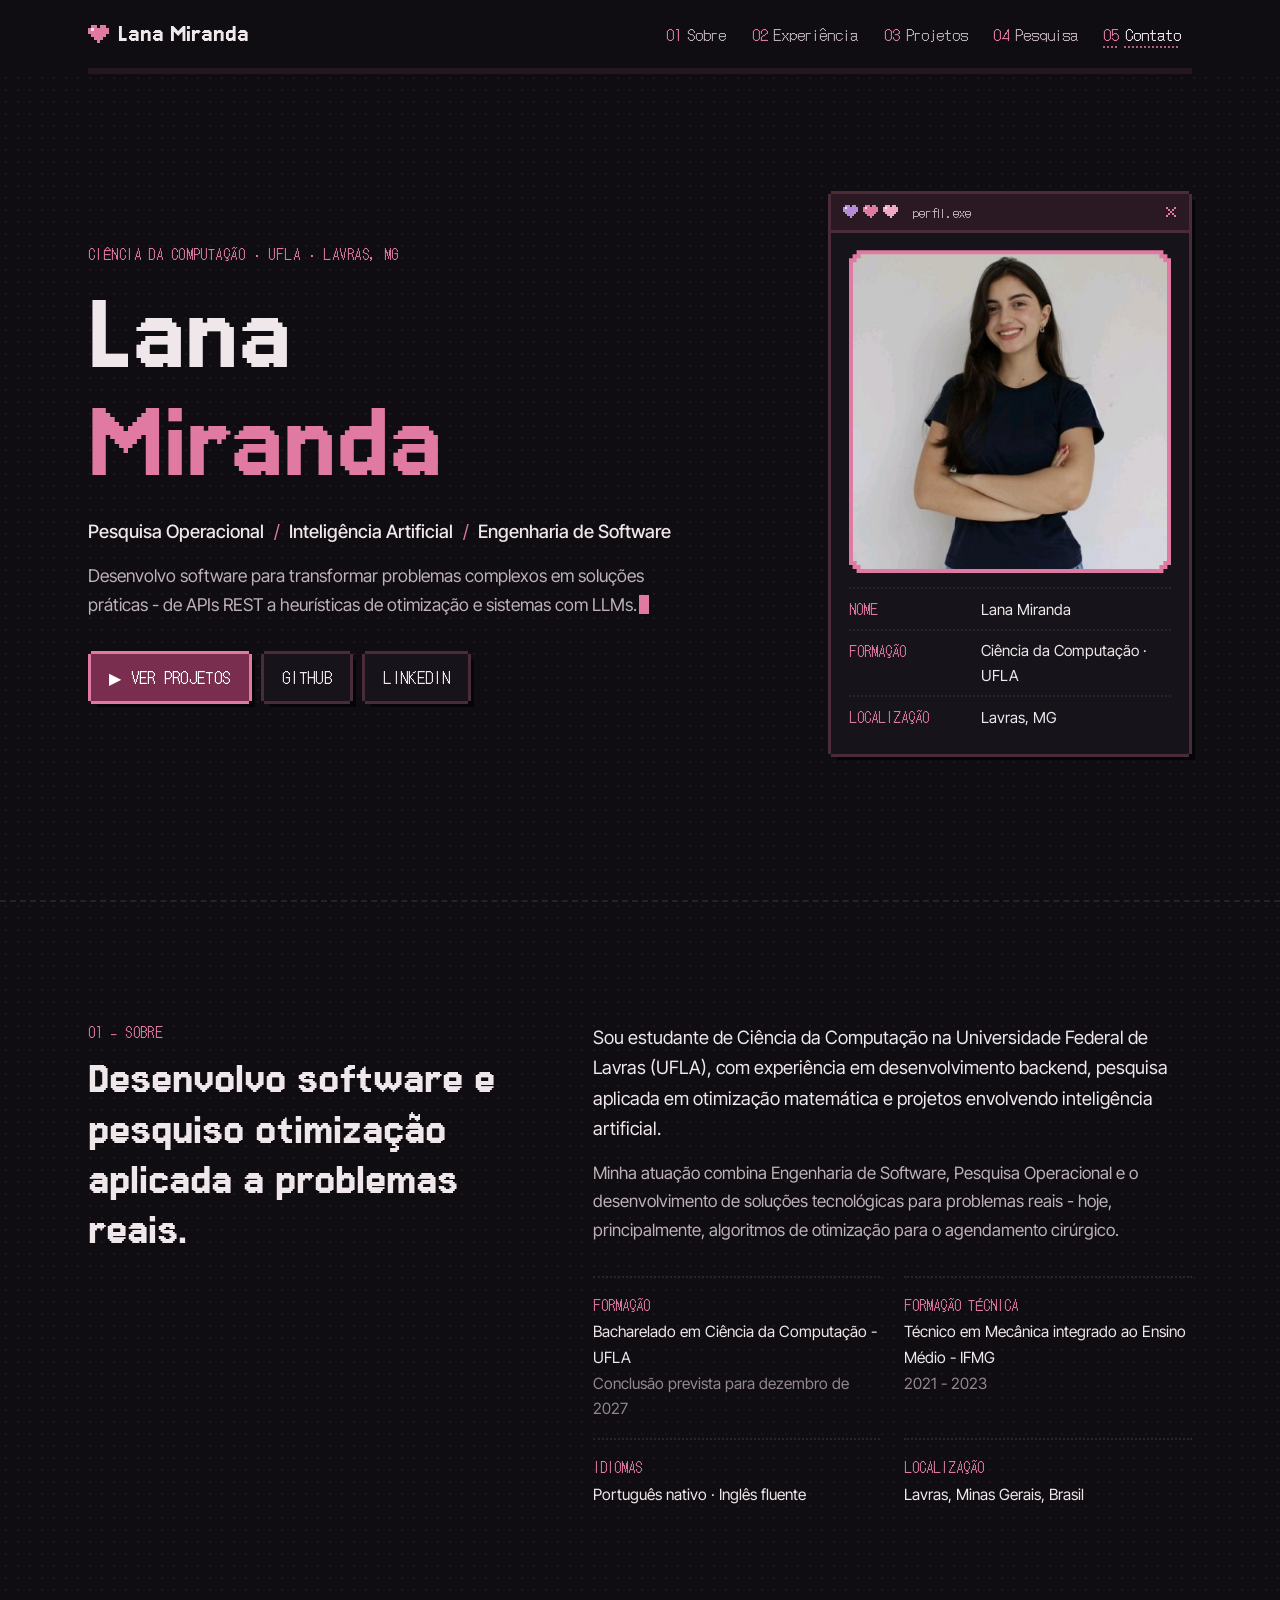
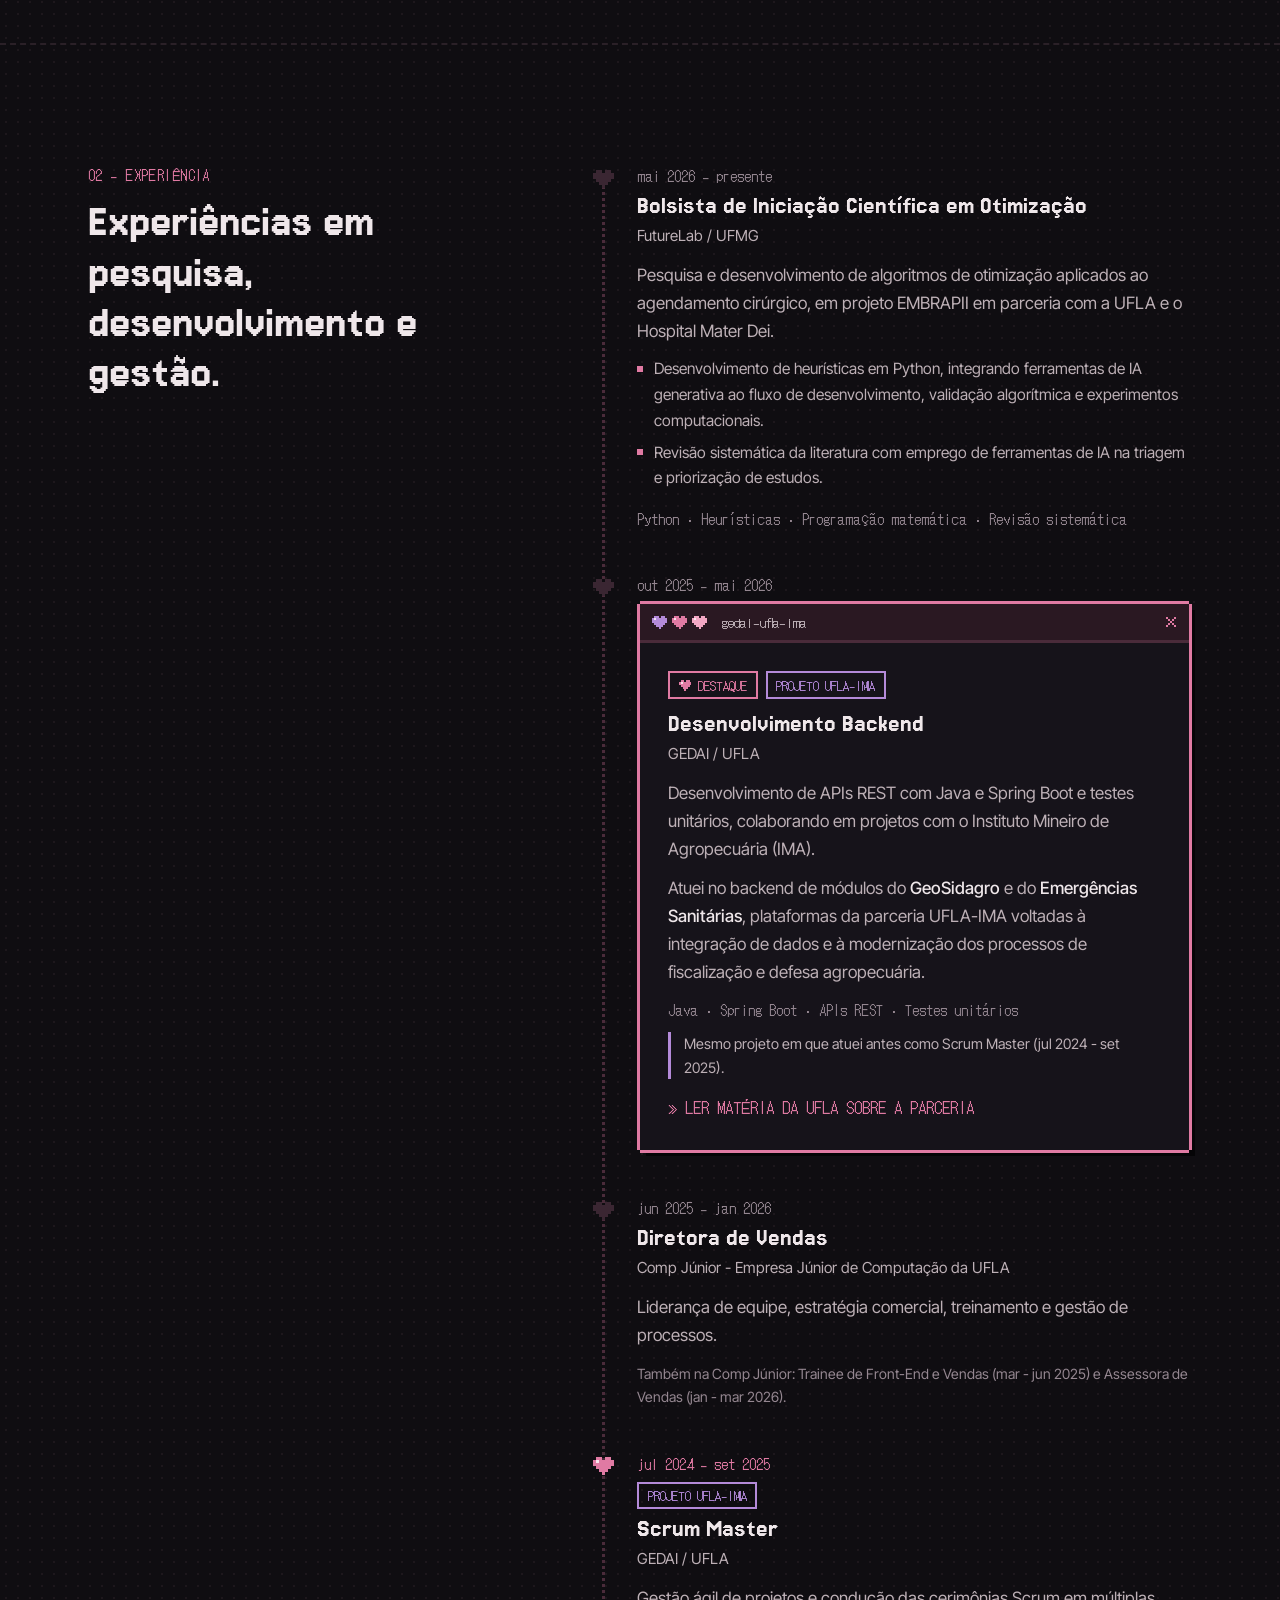
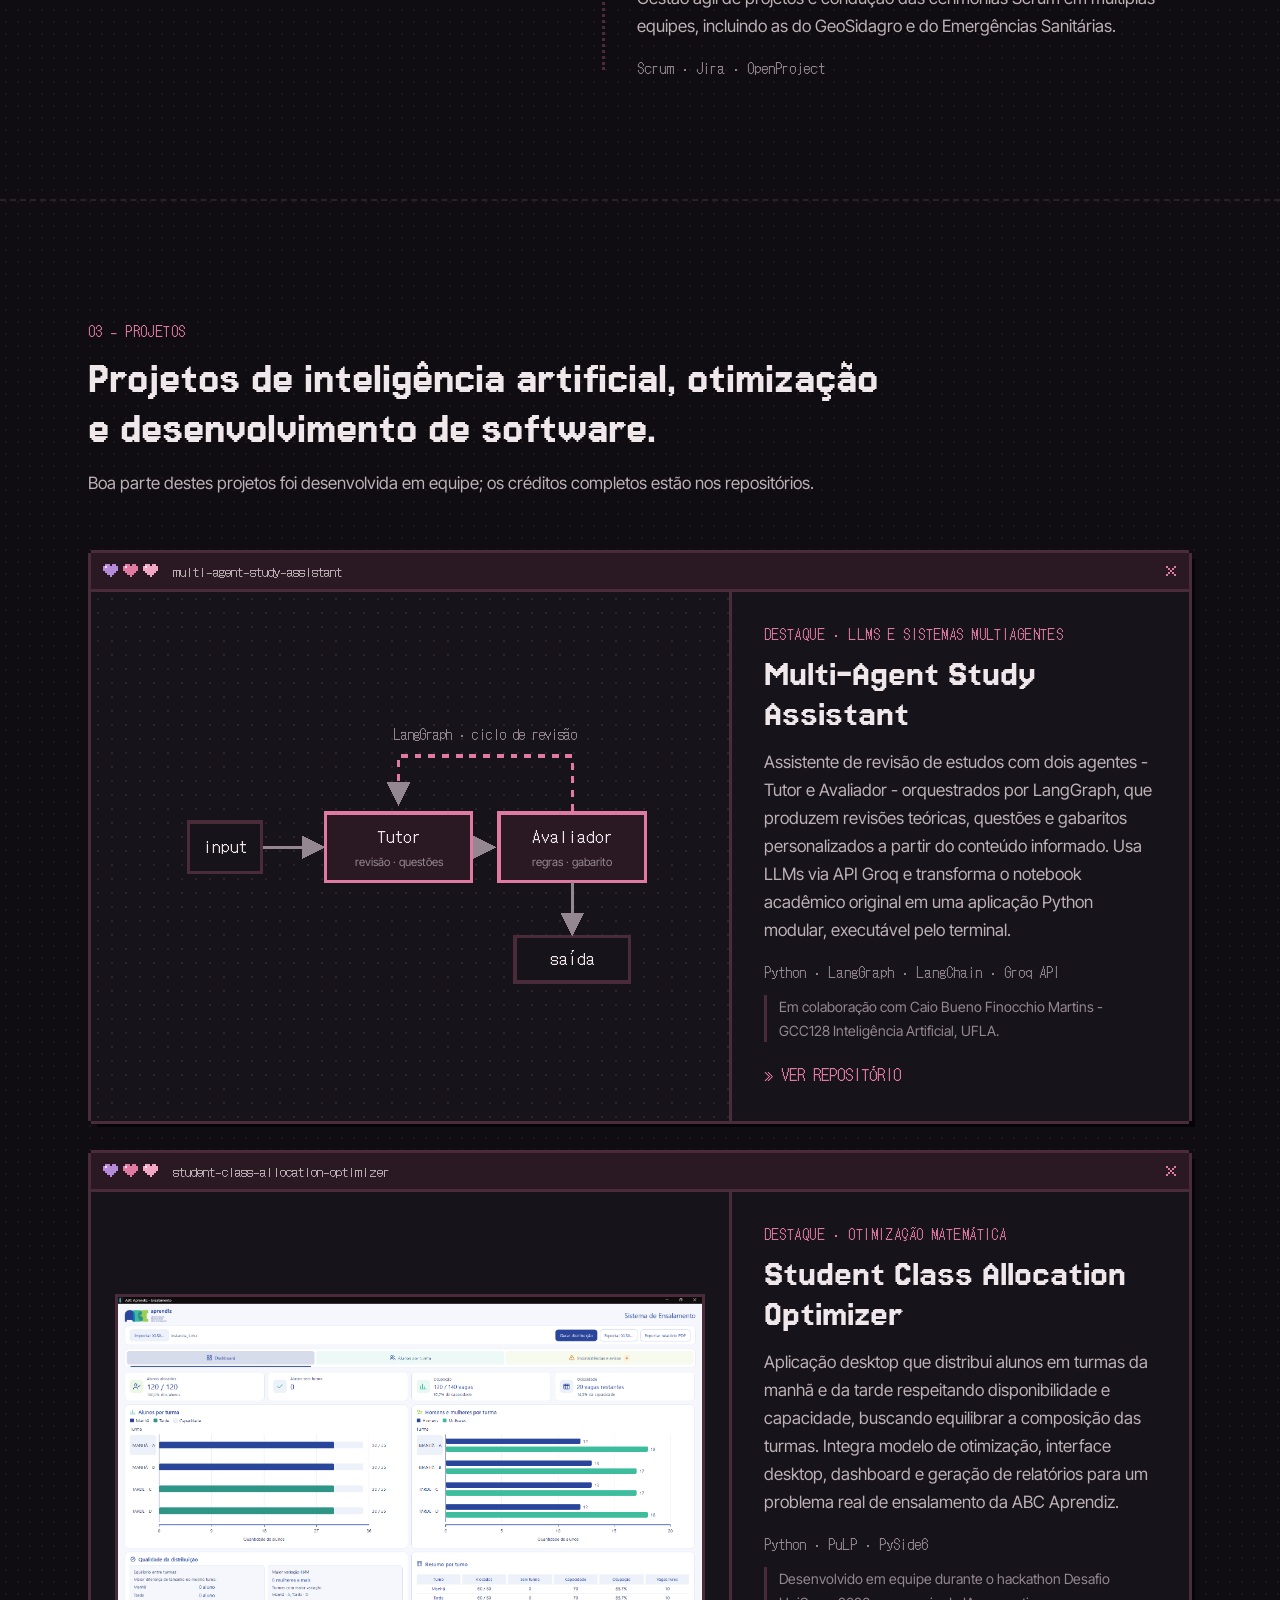
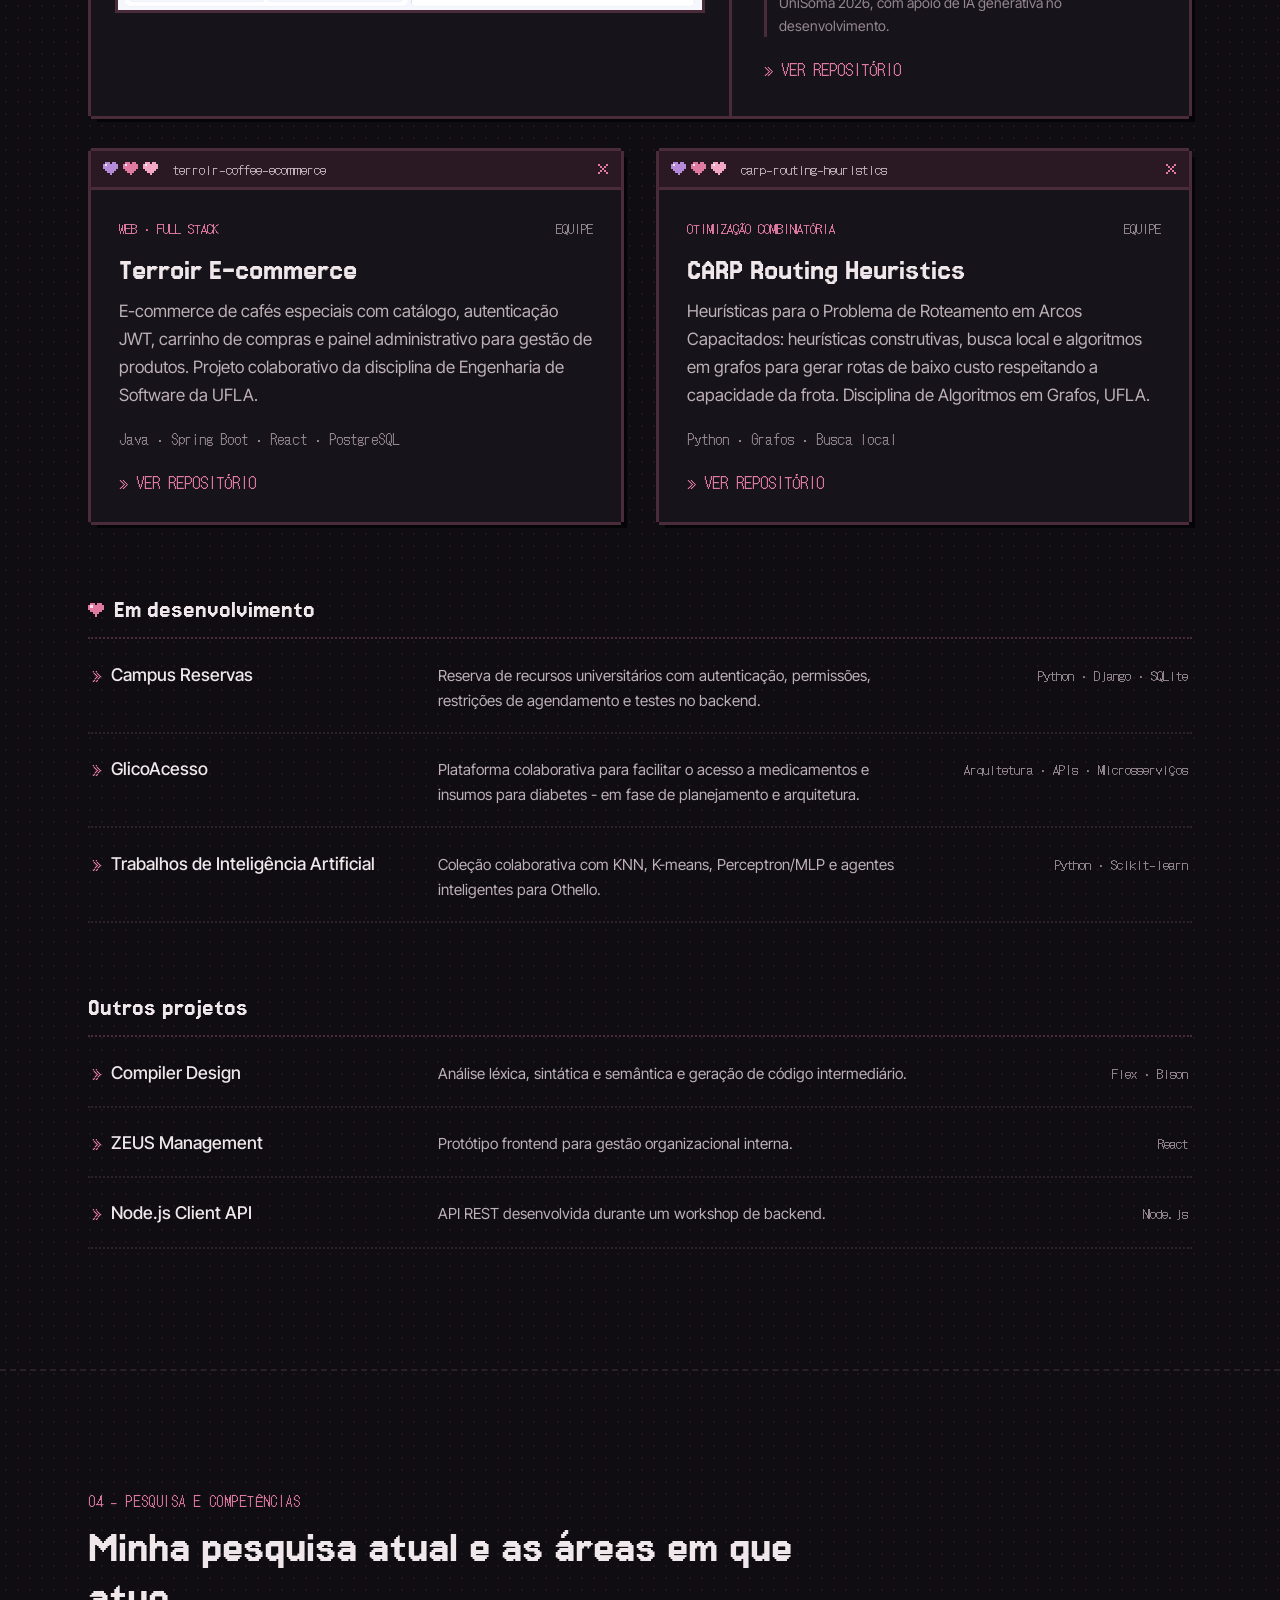
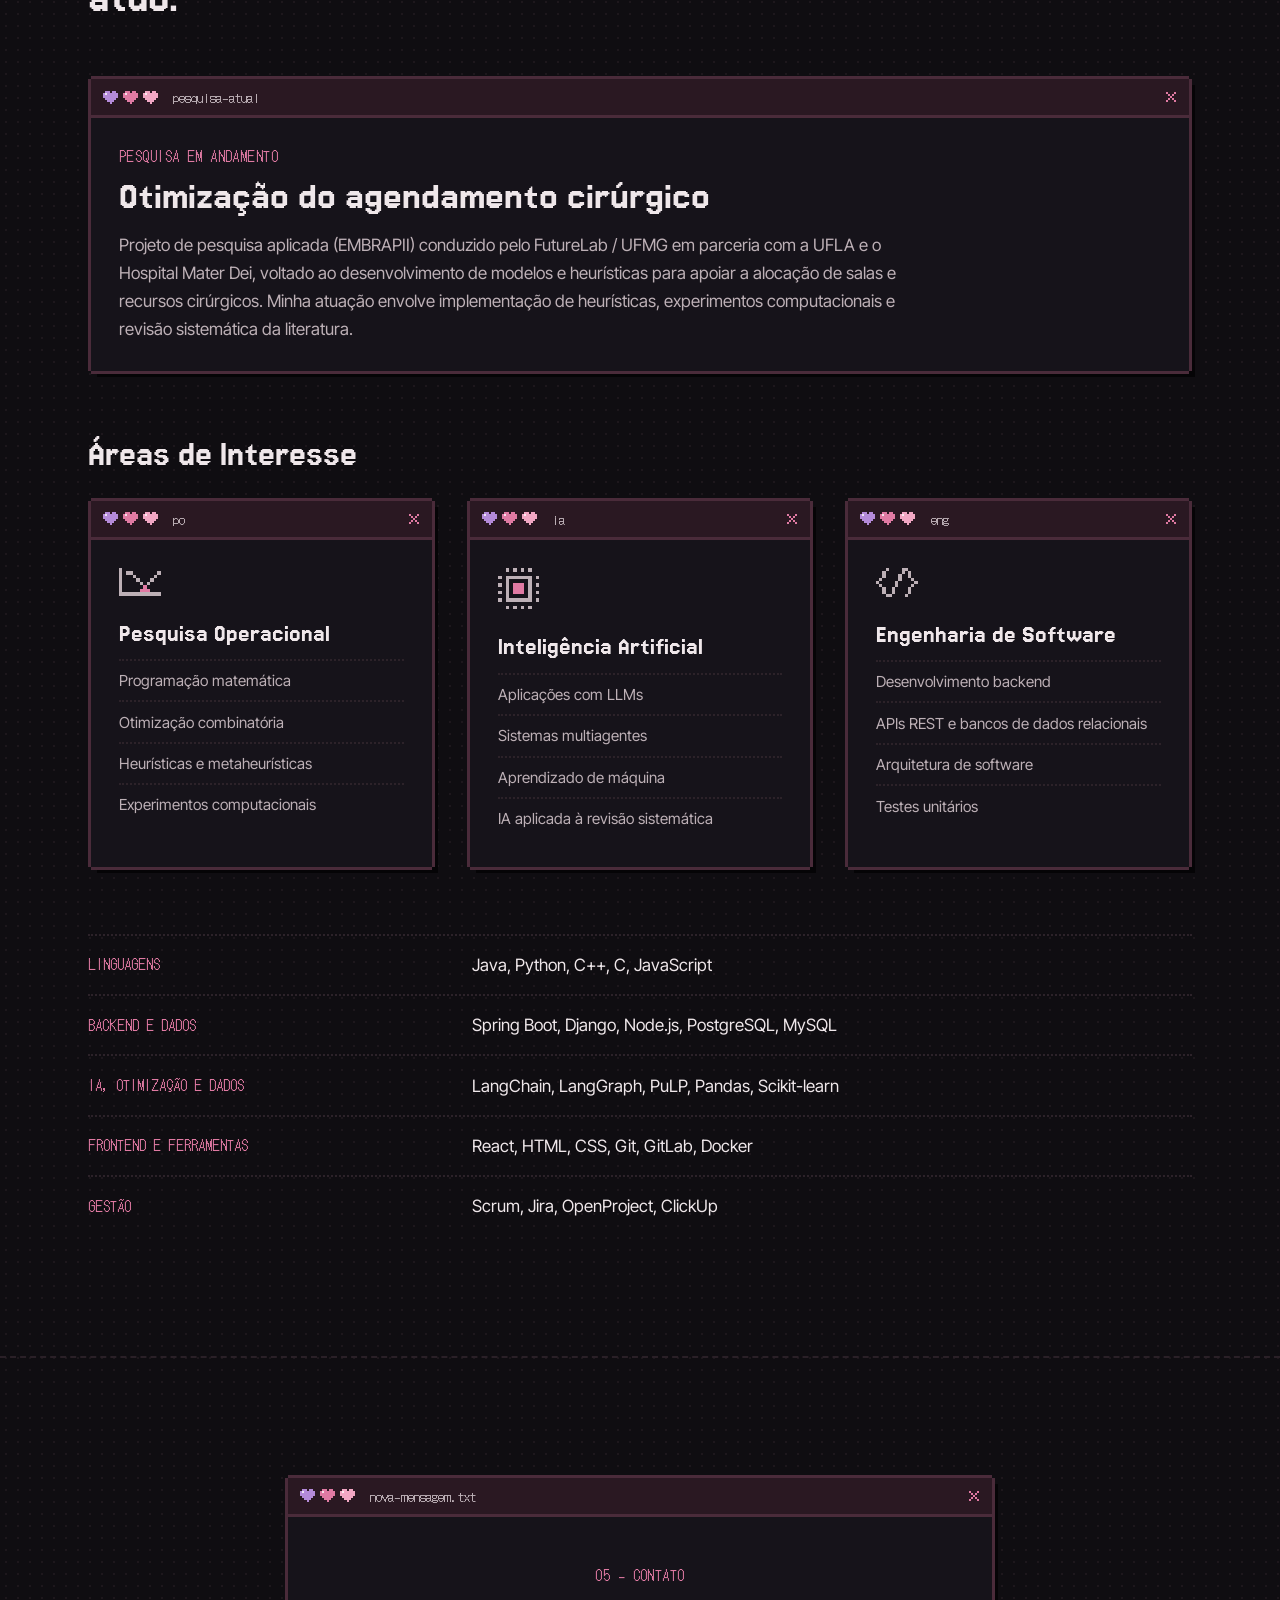
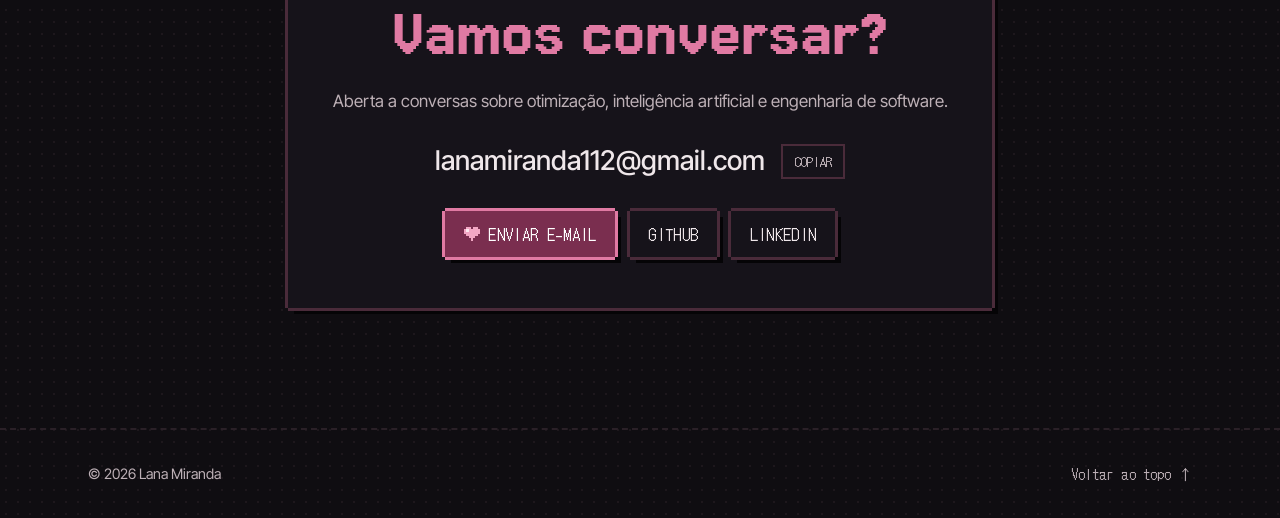
<file: index.html>
<!DOCTYPE html>
<html lang="pt-BR">
<head>
  <meta charset="utf-8">
  <meta name="viewport" content="width=device-width, initial-scale=1">
  <title>Lana Miranda — Portfólio</title>
  <meta name="description" content="Portfólio de Lana Miranda: Engenharia de Software, Inteligência Artificial e Pesquisa Operacional.">
  <meta http-equiv="refresh" content="0; url=portfolio/">
  <link rel="canonical" href="https://lanamiranda17.github.io/lana-portfolio/">
  <link rel="icon" href="portfolio/assets/img/favicon.svg" type="image/svg+xml">
  <script>location.replace("portfolio/" + location.search + location.hash);</script>
  <style>body{margin:0;min-height:100vh;display:grid;place-items:center;background:#0f0d11;color:#b9b8b2;font:16px system-ui,sans-serif}a{color:#e07aa3}</style>
</head>
<body>
  <p>Abrindo o portfólio… <a href="portfolio/">Clique aqui</a> se não for redirecionado.</p>
</body>
</html>
</file>
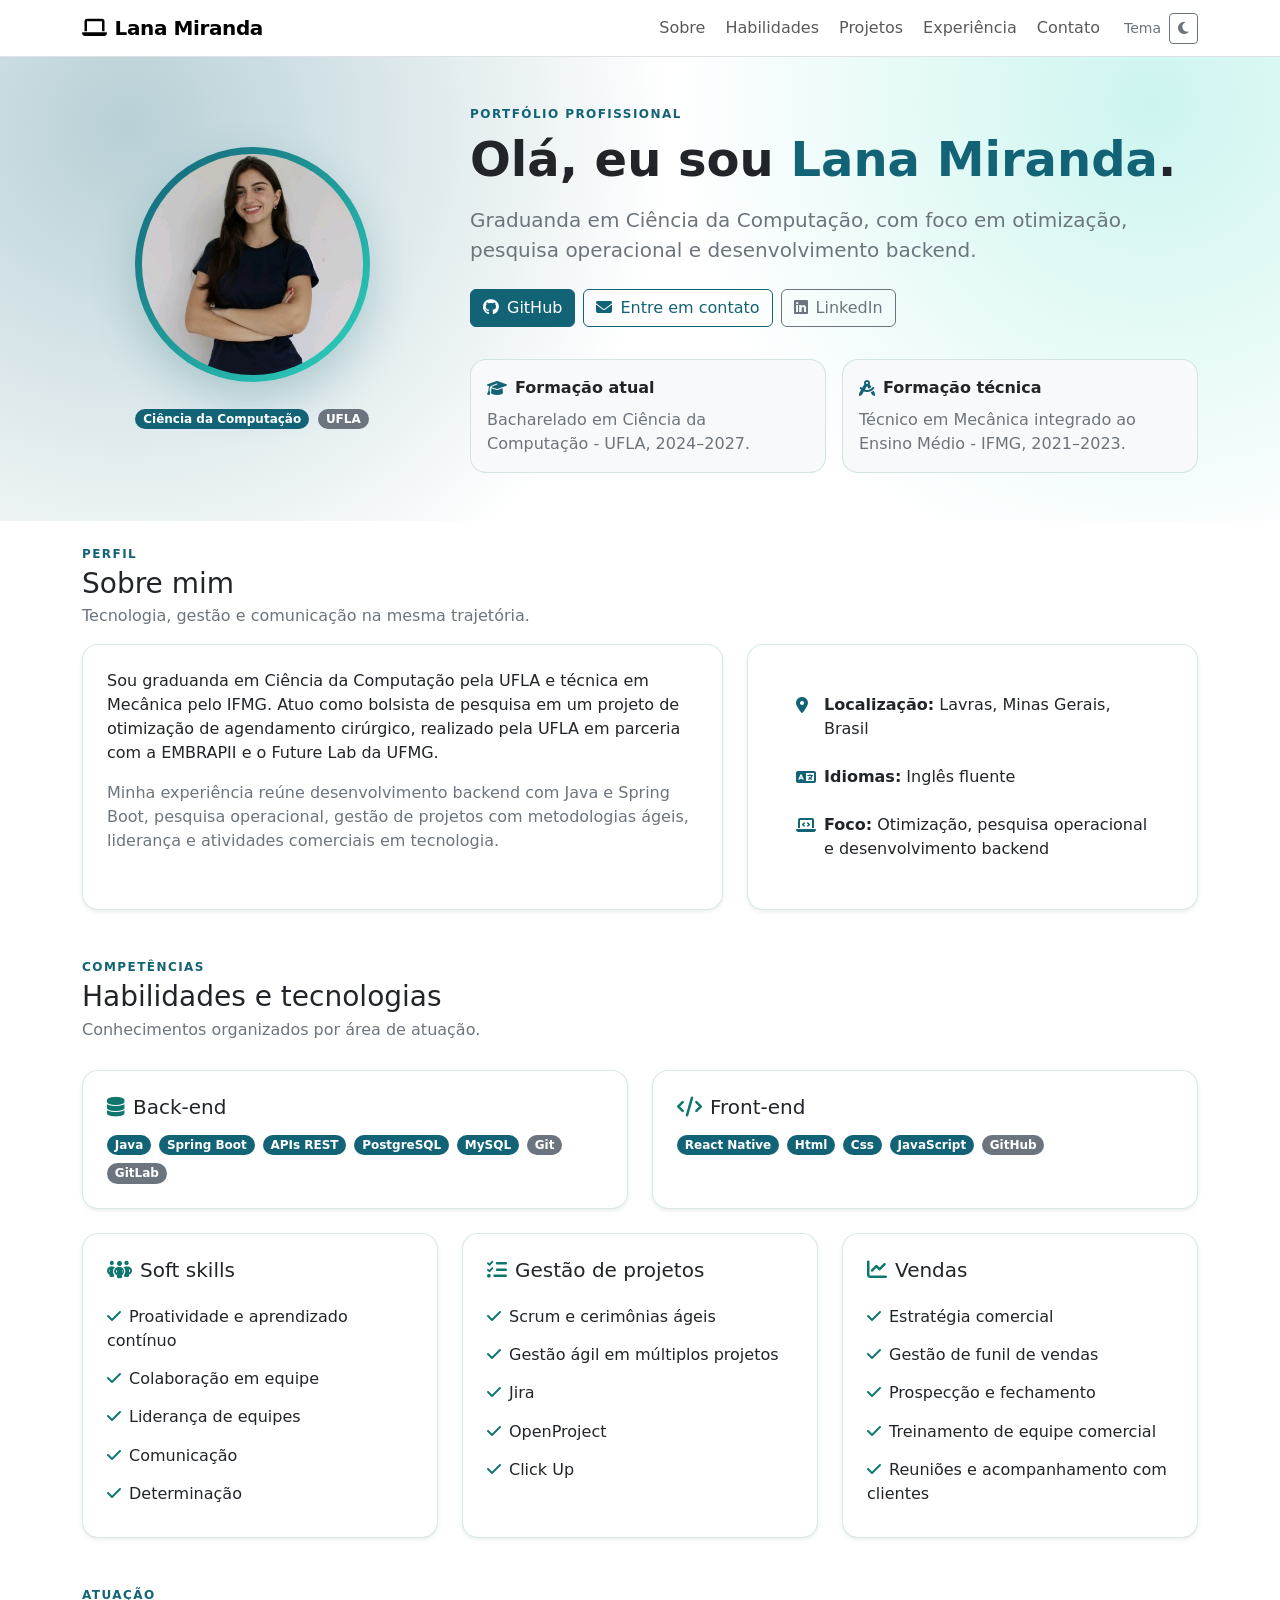
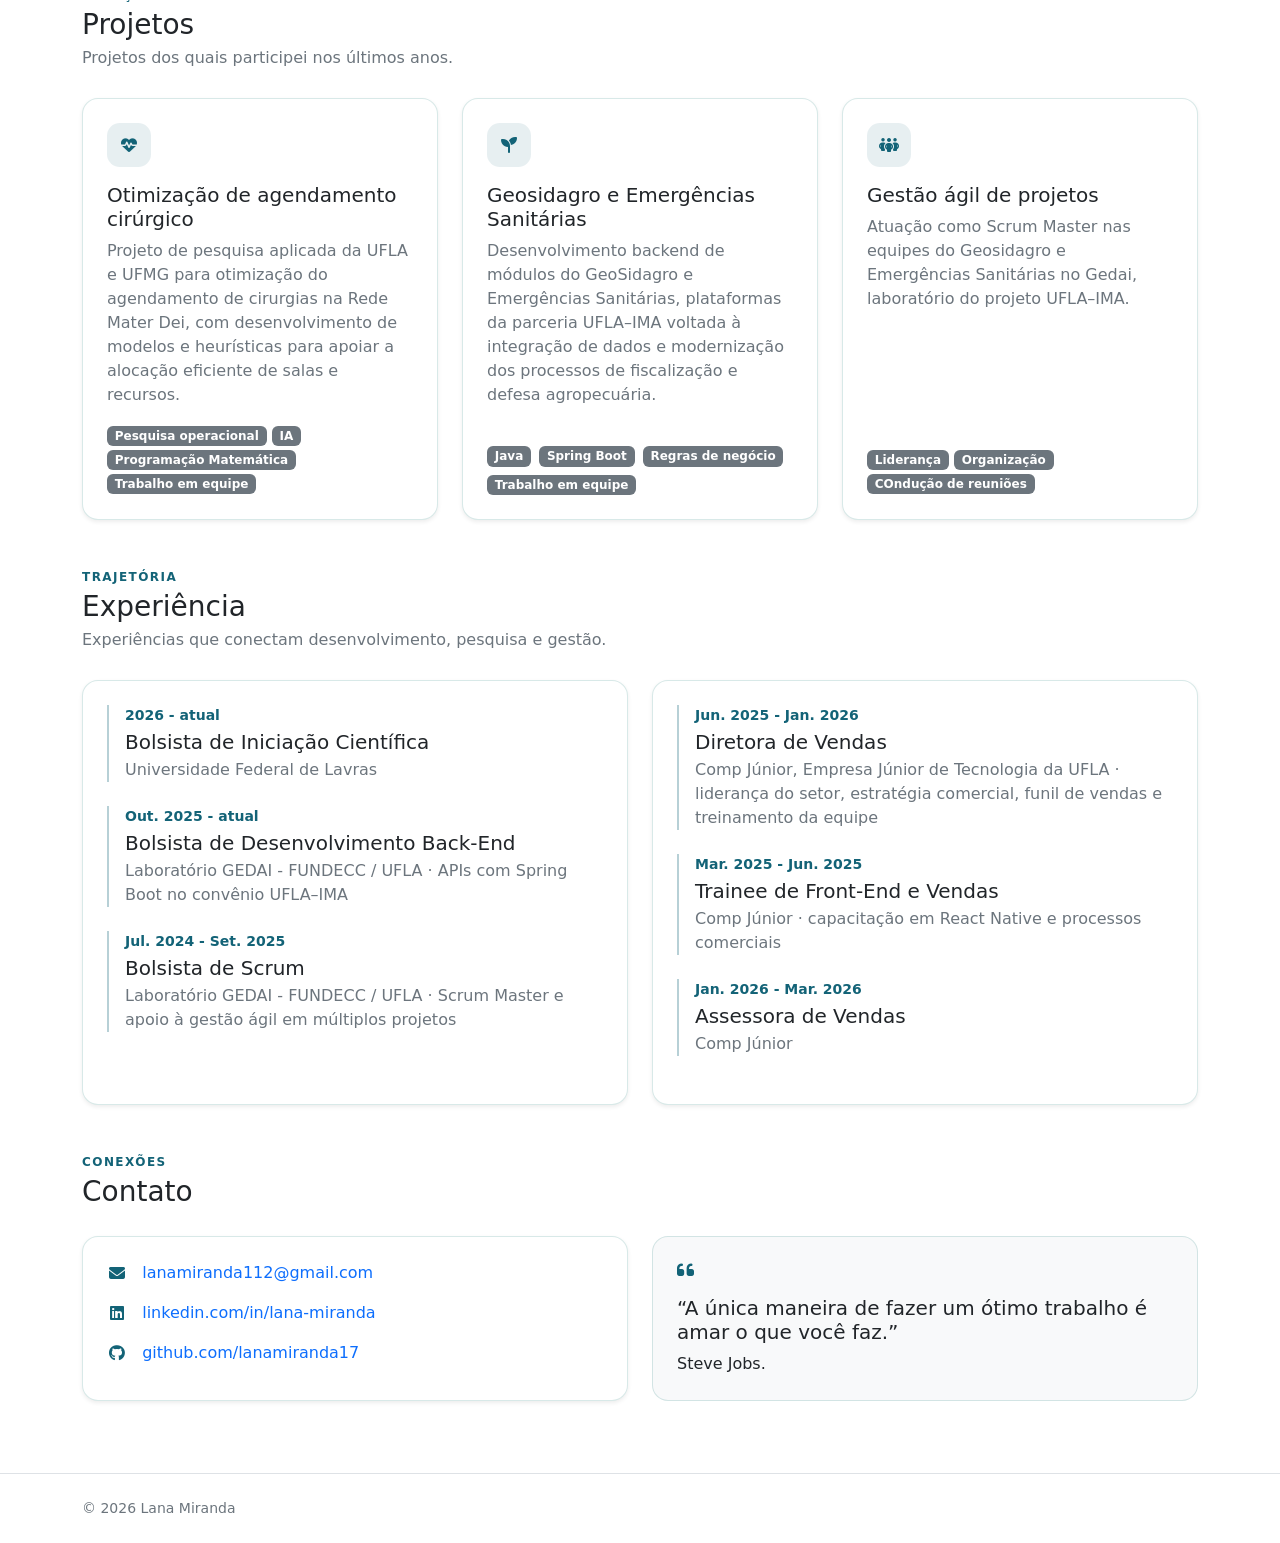
<file: bootstrap/index.html>
<!DOCTYPE html>
<html lang="pt-BR" data-bs-theme="light">
    <head>
        <meta charset="utf-8">
        <meta name="viewport" content="width=device-width, initial-scale=1.0">
        <meta name="description" content="Portfólio de Lana Miranda, graduanda em Ciência da Computação e desenvolvedora backend.">
        <title>Lana Miranda | Portfólio</title>

        <!-- Bootstrap 5 (CSS) -->
        <link href="https://cdn.jsdelivr.net/npm/bootstrap@5.3.3/dist/css/bootstrap.min.css" rel="stylesheet">

        <!-- Font Awesome (ícones) -->
        <link rel="stylesheet" href="https://cdnjs.cloudflare.com/ajax/libs/font-awesome/6.5.0/css/all.min.css">

        <!-- CSS do projeto (externo) -->
        <link rel="stylesheet" href="styles.css">
    </head>
    <body class="bg-body">
        <!-- Navbar -->
        <nav class="navbar navbar-expand-lg border-bottom bg-body sticky-top">
            <div class="container">
                <a class="navbar-brand fw-semibold" href="#top">
                    <i class="fa-solid fa-laptop me-2"></i>Lana Miranda
                </a>
                <button class="navbar-toggler" type="button" data-bs-toggle="collapse" data-bs-target="#navContent" aria-controls="navContent" aria-expanded="false" aria-label="Abrir navegação">
                    <span class="navbar-toggler-icon"></span>
                </button>
                <div class="collapse navbar-collapse" id="navContent">
                    <ul class="navbar-nav ms-auto gap-lg-1">
                        <li class="nav-item"><a class="nav-link" href="#sobre">Sobre</a></li>
                        <li class="nav-item"><a class="nav-link" href="#habilidades">Habilidades</a></li>
                        <li class="nav-item"><a class="nav-link" href="#projetos">Projetos</a></li>
                        <li class="nav-item"><a class="nav-link" href="#experiencia">Experiência</a></li>
                        <li class="nav-item"><a class="nav-link" href="#contato">Contato</a></li>
                    </ul>
                    <div class="ms-lg-3 d-flex align-items-center gap-2 py-2 py-lg-0">
                        <span class="small text-secondary d-none d-lg-inline">Tema</span>
                        <button id="themeToggle" class="btn btn-outline-secondary btn-sm" type="button" aria-label="Alternar tema">
                            <i class="fa-solid fa-moon"></i>
                        </button>
                    </div>
                </div>
            </div>
        </nav>

        <!-- Header / Informações Básicas -->
        <header id="top" class="hero-section py-5">
            <div class="container">
                <div class="row align-items-center g-5">
                    <div class="col-12 col-lg-4 text-center">
                        <div class="profile-frame mx-auto">
                            <img class="profile-img" src="../assets/foto.jpg" alt="Foto de Lana Miranda">
                        </div>
                        <div class="mt-4">
                            <span class="badge rounded-pill text-bg-primary me-1">Ciência da Computação</span>
                            <span class="badge rounded-pill text-bg-secondary">UFLA</span>
                        </div>
                    </div>
                    <div class="col-12 col-lg-8">
                        <p class="eyebrow mb-2">Portfólio profissional</p>
                        <h1 class="display-5 fw-bold mb-3">
                            Olá, eu sou <span class="text-primary">Lana Miranda</span>.
                        </h1>
                        <p class="lead text-secondary mb-4">
                            Graduanda em Ciência da Computação, com foco em otimização, pesquisa operacional e desenvolvimento backend.
                        </p>
                        <div class="d-flex flex-wrap gap-2">
                            <a class="btn btn-primary" href="https://github.com/lanamiranda17" target="_blank" rel="noreferrer">
                                <i class="fa-brands fa-github me-2"></i>GitHub
                            </a>
                            <a class="btn btn-outline-primary" href="mailto:lanamiranda112@gmail.com">
                                <i class="fa-solid fa-envelope me-2"></i>Entre em contato
                            </a>
                            <a class="btn btn-outline-secondary" href="https://www.linkedin.com/in/lana-miranda/" target="_blank" rel="noreferrer">
                                <i class="fa-brands fa-linkedin me-2"></i>LinkedIn
                            </a>
                        </div>
                        <div class="row g-3 mt-3">
                            <div class="col-12 col-md-6">
                                <div class="info-card p-3 h-100">
                                    <div class="d-flex align-items-center gap-2 mb-2">
                                        <i class="fa-solid fa-graduation-cap text-primary"></i>
                                        <strong>Formação atual</strong>
                                    </div>
                                    <p class="mb-0 text-secondary">
                                        Bacharelado em Ciência da Computação - UFLA, 2024–2027.
                                    </p>
                                </div>
                            </div>
                            <div class="col-12 col-md-6">
                                <div class="info-card p-3 h-100">
                                    <div class="d-flex align-items-center gap-2 mb-2">
                                        <i class="fa-solid fa-compass-drafting text-primary"></i>
                                        <strong>Formação técnica</strong>
                                    </div>
                                    <p class="mb-0 text-secondary">
                                        Técnico em Mecânica integrado ao Ensino Médio - IFMG, 2021–2023.
                                    </p>
                                </div>
                            </div>
                        </div>
                    </div>
                </div>
            </div>
        </header>

        <main class="pb-5">
            <!-- Sobre -->
            <section id="sobre" class="py-4">
                <div class="container">
                    <div class="section-title mb-3">
                        <p class="eyebrow mb-1">Perfil</p>
                        <h2 class="h3 mb-1">Sobre mim</h2>
                        <p class="text-secondary mb-0">Tecnologia, gestão e comunicação na mesma trajetória.</p>
                    </div>
                    <div class="row g-4">
                        <div class="col-12 col-lg-7">
                            <div class="card shadow-sm h-100">
                                <div class="card-body p-4">
                                    <p class="mb-3">
                                        Sou graduanda em Ciência da Computação pela UFLA e técnica em Mecânica pelo IFMG. Atuo como bolsista de pesquisa em um projeto de otimização de agendamento cirúrgico, realizado pela UFLA em parceria com a EMBRAPII e o Future Lab da UFMG.
                                    </p>
                                    <p class="mb-0 text-secondary">
                                        Minha experiência reúne desenvolvimento backend com Java e Spring Boot, pesquisa operacional, gestão de projetos com metodologias ágeis, liderança e atividades comerciais em tecnologia.
                                    </p>
                                </div>
                            </div>
                        </div>
                        <div class="col-12 col-lg-5">
                            <div class="card shadow-sm h-100">
                                <div class="card-body p-5">
                                    <ul class="list-unstyled mb-0">
                                        <li class="d-flex gap-3 mb-4">
                                            <i class="fa-solid fa-location-dot text-primary mt-1"></i>
                                            <div><strong>Localização:</strong> Lavras, Minas Gerais, Brasil</div>
                                        </li>
                                        <li class="d-flex gap-2 mb-4">
                                            <i class="fa-solid fa-language text-primary mt-1"></i>
                                            <div><strong>Idiomas:</strong> Inglês fluente</div>
                                        </li>
                                        <li class="d-flex gap-2">
                                            <i class="fa-solid fa-laptop-code text-primary mt-1"></i>
                                            <div><strong>Foco:</strong> Otimização, pesquisa operacional e desenvolvimento backend</div>
                                        </li>
                                    </ul>
                                </div>
                            </div>
                        </div>
                    </div>
                </div>
            </section>

            <!-- Habilidades -->
            <section id="habilidades" class="py-4">
                <div class="container">
                    <div class="section-title">
                        <p class="eyebrow mb-1">Competências</p>
                        <h2 class="h3 mb-1">Habilidades e tecnologias</h2>
                        <p class="text-secondary mb-0">Conhecimentos organizados por área de atuação.</p>
                    </div>
                    <div class="row g-4 mt-1">
                        <div class="col-12 col-md-6">
                            <div class="card shadow-sm h-100">
                                <div class="card-body p-4">
                                    <h3 class="h5 mb-3"><i class="fa-solid fa-database text-primary me-2"></i>Back-end</h3>
                                    <div class="d-flex flex-wrap gap-2">
                                        <span class="badge rounded-pill text-bg-primary">Java</span>
                                        <span class="badge rounded-pill text-bg-primary">Spring Boot</span>
                                        <span class="badge rounded-pill text-bg-primary">APIs REST</span>
                                        <span class="badge rounded-pill text-bg-primary">PostgreSQL</span>
                                        <span class="badge rounded-pill text-bg-primary">MySQL</span>
                                        <span class="badge rounded-pill text-bg-secondary">Git</span>
                                        <span class="badge rounded-pill text-bg-secondary">GitLab</span>
                                    </div>
                                </div>
                            </div>
                        </div>
                        <div class="col-12 col-md-6">
                            <div class="card shadow-sm h-100">
                                <div class="card-body p-4">
                                    <h3 class="h5 mb-3"><i class="fa-solid fa-code text-primary me-2"></i>Front-end</h3>
                                    <div class="d-flex flex-wrap gap-2">
                                        <span class="badge rounded-pill text-bg-primary">React Native</span>
                                        <span class="badge rounded-pill text-bg-primary">Html</span>
                                        <span class="badge rounded-pill text-bg-primary">Css</span>                                        
                                        <span class="badge rounded-pill text-bg-primary">JavaScript</span>
                                        <span class="badge rounded-pill text-bg-secondary">GitHub</span>
                                    </div>
                                </div>
                            </div>
                        </div>
                        <div class="col-12 col-md-4">
                            <div class="card shadow-sm h-100">
                                <div class="card-body p-4">
                                    <h3 class="h5 mb-3"><i class="fa-solid fa-people-group text-primary me-2"></i>Soft skills</h3>
                                    <ul class="feature-list list-unstyled mb-0">
                                        <li><i class="fa-solid fa-check text-primary me-2"></i>Proatividade e aprendizado contínuo</li>
                                        <li><i class="fa-solid fa-check text-primary me-2"></i>Colaboração em equipe</li>
                                        <li><i class="fa-solid fa-check text-primary me-2"></i>Liderança de equipes</li>
                                        <li><i class="fa-solid fa-check text-primary me-2"></i>Comunicação</li>
                                        <li><i class="fa-solid fa-check text-primary me-2"></i>Determinação</li>
                                    </ul>
                                </div>
                            </div>
                        </div>
                        <div class="col-12 col-md-4">
                            <div class="card shadow-sm h-100">
                                <div class="card-body p-4">
                                    <h3 class="h5 mb-3"><i class="fa-solid fa-list-check text-primary me-2"></i>Gestão de projetos</h3>
                                    <ul class="feature-list list-unstyled mb-0">
                                        <li><i class="fa-solid fa-check text-primary me-2"></i>Scrum e cerimônias ágeis</li>
                                        <li><i class="fa-solid fa-check text-primary me-2"></i>Gestão ágil em múltiplos projetos</li>
                                        <li><i class="fa-solid fa-check text-primary me-2"></i>Jira</li>
                                        <li><i class="fa-solid fa-check text-primary me-2"></i>OpenProject</li>
                                        <li><i class="fa-solid fa-check text-primary me-2"></i>Click Up</li>
                                    </ul>
                                </div>
                            </div>
                        </div>
                        <div class="col-12 col-md-4">
                            <div class="card shadow-sm h-100">
                                <div class="card-body p-4">
                                    <h3 class="h5 mb-3"><i class="fa-solid fa-chart-line text-primary me-2"></i>Vendas</h3>
                                    <ul class="feature-list list-unstyled mb-0">
                                        <li><i class="fa-solid fa-check text-primary me-2"></i>Estratégia comercial</li>
                                        <li><i class="fa-solid fa-check text-primary me-2"></i>Gestão de funil de vendas</li>
                                        <li><i class="fa-solid fa-check text-primary me-2"></i>Prospecção e fechamento</li>
                                        <li><i class="fa-solid fa-check text-primary me-2"></i>Treinamento de equipe comercial</li>
                                        <li><i class="fa-solid fa-check text-primary me-2"></i>Reuniões e acompanhamento com clientes</li>

                                    </ul>
                                </div>
                            </div>
                        </div>
                    </div>
                </div>
            </section>

            <!-- Projetos -->
            <section id="projetos" class="py-4">
                <div class="container">
                    <div class="section-title">
                        <p class="eyebrow mb-1">Atuação</p>
                        <h2 class="h3 mb-1">Projetos</h2>
                        <p class="text-secondary mb-0">Projetos dos quais participei nos últimos anos.</p>
                    </div>
                    <div class="row g-4 mt-1">
                        <div class="col-12 col-lg-4">
                            <article class="card shadow-sm h-100">
                                <div class="card-body p-4 d-flex flex-column">
                                    <div class="project-icon mb-3"><i class="fa-solid fa-heart-pulse"></i></div>
                                    <h3 class="h5">Otimização de agendamento cirúrgico</h3>
                                    <p class="text-secondary">
                                        Projeto de pesquisa aplicada da UFLA e UFMG para otimização do agendamento de cirurgias na Rede Mater Dei, com desenvolvimento de modelos e heurísticas para apoiar a alocação eficiente de salas e recursos.
                                    </p>
                                    <div class="mt-auto">
                                        <span class="badge text-bg-secondary">Pesquisa operacional</span>
                                        <span class="badge text-bg-secondary">IA</span>
                                        <span class="badge text-bg-secondary">Programação Matemática</span>
                                        <span class="badge text-bg-secondary">Trabalho em equipe</span>
                                    </div>
                                    
                                </div>
                            </article>
                        </div>
                        <div class="col-12 col-lg-4">
                            <article class="card shadow-sm h-100">
                                <div class="card-body p-4 d-flex flex-column">
                                    <div class="project-icon mb-3"><i class="fa-solid fa-seedling"></i></div>
                                    <h3 class="h5">Geosidagro e Emergências Sanitárias</h3>
                                    <p class="text-secondary">
                                        Desenvolvimento backend de módulos do GeoSidagro e Emergências Sanitárias, plataformas da parceria UFLA–IMA voltada à integração de dados e modernização dos processos de fiscalização e defesa agropecuária.
                                    </p>
                                    <div class="mt-auto d-flex flex-wrap gap-2">
                                        <span class="badge text-bg-secondary">Java</span>
                                        <span class="badge text-bg-secondary">Spring Boot</span>
                                        <span class="badge text-bg-secondary">Regras de negócio</span>
                                        <span class="badge text-bg-secondary">Trabalho em equipe</span>
                                    </div>
                                </div>
                            </article>
                        </div>
                        <div class="col-12 col-lg-4">
                            <article class="card shadow-sm h-100">
                                <div class="card-body p-4 d-flex flex-column">
                                    <div class="project-icon mb-3"><i class="fa-solid fa-people-group"></i></div>
                                    <h3 class="h5">Gestão ágil de projetos</h3>
                                    <p class="text-secondary">
                                        Atuação como Scrum Master nas equipes do Geosidagro e Emergências Sanitárias no Gedai, laboratório do projeto UFLA–IMA.</p>
                                    <div class="mt-auto">
                                        <span class="badge text-bg-secondary">Liderança</span>
                                        <span class="badge text-bg-secondary">Organização</span>
                                        <span class="badge text-bg-secondary">COndução de reuniões</span>
                                    </div>
                                </div>
                            </article>
                        </div>
                    </div>
                </div>
            </section>

            <!-- Experiência -->
            <section id="experiencia" class="py-4">
                <div class="container">
                    <div class="section-title">
                        <p class="eyebrow mb-1">Trajetória</p>
                        <h2 class="h3 mb-1">Experiência</h2>
                        <p class="text-secondary mb-0">Experiências que conectam desenvolvimento, pesquisa e gestão.</p>
                    </div>
                    <div class="row g-4 mt-1">
                        <div class="col-12 col-lg-6">
                            <div class="card shadow-sm h-100">
                                <div class="card-body p-4">
                                    <div class="experience-item">
                                        <p class="small text-primary fw-semibold mb-1">2026 - atual</p>
                                        <h3 class="h5 mb-1">Bolsista de Iniciação Científica</h3>
                                        <p class="text-secondary mb-0">Universidade Federal de Lavras</p>
                                    </div>
                                    <div class="experience-item">
                                        <p class="small text-primary fw-semibold mb-1">Out. 2025 - atual</p>
                                        <h3 class="h5 mb-1">Bolsista de Desenvolvimento Back-End</h3>
                                        <p class="text-secondary mb-0">Laboratório GEDAI - FUNDECC / UFLA · APIs com Spring Boot no convênio UFLA–IMA</p>
                                    </div>
                                    <div class="experience-item mb-0">
                                        <p class="small text-primary fw-semibold mb-1">Jul. 2024 - Set. 2025</p>
                                        <h3 class="h5 mb-1">Bolsista de Scrum</h3>
                                        <p class="text-secondary mb-0">Laboratório GEDAI - FUNDECC / UFLA · Scrum Master e apoio à gestão ágil em múltiplos projetos</p>
                                    </div>
                                </div>
                            </div>
                        </div>
                        <div class="col-12 col-lg-6">
                            <div class="card shadow-sm h-100">
                                <div class="card-body p-4">
                                    <div class="experience-item">
                                        <p class="small text-primary fw-semibold mb-1">Jun. 2025 - Jan. 2026</p>
                                        <h3 class="h5 mb-1">Diretora de Vendas</h3>
                                        <p class="text-secondary mb-0">Comp Júnior, Empresa Júnior de Tecnologia da UFLA · liderança do setor, estratégia comercial, funil de vendas e treinamento da equipe</p>
                                    </div>
                                    <div class="experience-item">
                                        <p class="small text-primary fw-semibold mb-1">Mar. 2025 - Jun. 2025</p>
                                        <h3 class="h5 mb-1">Trainee de Front-End e Vendas</h3>
                                        <p class="text-secondary mb-0">Comp Júnior · capacitação em React Native e processos comerciais</p>
                                    </div>
                                    <div class="experience-item">
                                        <p class="small text-primary fw-semibold mb-1">Jan. 2026 - Mar. 2026</p>
                                        <h3 class="h5 mb-1">Assessora de Vendas</h3>
                                        <p class="text-secondary mb-0">Comp Júnior</p>
                                    </div>
                                </div>
                            </div>
                        </div>
                    </div>
                </div>
            </section>

            <!-- Contato -->
            <section id="contato" class="py-4">
                <div class="container">
                    <div class="section-title">
                        <p class="eyebrow mb-1">Conexões</p>
                        <h2 class="h3 mb-1">Contato</h2>
                    </div>
                    <div class="row g-4 mt-1">
                        <div class="col-12 col-lg-6">
                            <div class="card shadow-sm h-100">
                                <div class="card-body p-4">
                                    <ul class="contact-list list-unstyled mb-0">
                                        <li class="d-flex gap-3 align-items-center mb-3">
                                            <i class="fa-solid fa-envelope text-primary"></i>
                                            <a class="link-underline link-underline-opacity-0" href="mailto:lanamiranda112@gmail.com">lanamiranda112@gmail.com</a>
                                        </li>
                                        <li class="d-flex gap-3 align-items-center mb-3">
                                            <i class="fa-brands fa-linkedin text-primary"></i>
                                            <a class="link-underline link-underline-opacity-0" href="https://www.linkedin.com/in/lana-miranda/" target="_blank" rel="noreferrer">linkedin.com/in/lana-miranda</a>
                                        </li>
                                        <li class="d-flex gap-3 align-items-center">
                                            <i class="fa-brands fa-github text-primary"></i>
                                            <a class="link-underline link-underline-opacity-0" href="https://github.com/lanamiranda17" target="_blank" rel="noreferrer">github.com/lanamiranda17</a>
                                        </li>
                                    </ul>
                                </div>
                            </div>
                        </div>
                        <!-- Personalizei essa parte -->
                        <div class="col-12 col-lg-6">
                            <aside class="contact-callout h-100 p-4 d-flex flex-column justify-content-center">
                                <i class="fa-solid fa-quote-left mb-3" aria-hidden="true"></i>
                                <p class="h5 mb-2">“A única maneira de fazer um ótimo trabalho é amar o que você faz.”</p>
                                <p class="mb-0"> Steve Jobs.</p>
                            </aside>
                        </div>
                    </div>
                </div>
            </section>
        </main>

        <!-- Rodapé da Página -->
        <footer class="border-top py-4">
            <div class="container d-flex flex-column flex-md-row justify-content-between gap-2">
                <small class="text-secondary">© <span id="year"></span> Lana Miranda</small>
            </div>
        </footer>

        <!-- Bootstrap JS (necessário para navbar colapsável) -->
        <script src="https://cdn.jsdelivr.net/npm/bootstrap@5.3.3/dist/js/bootstrap.bundle.min.js"></script>

        <!-- JS do projeto -->
        <script src="app.js"></script>
    </body>
</html>
</file>
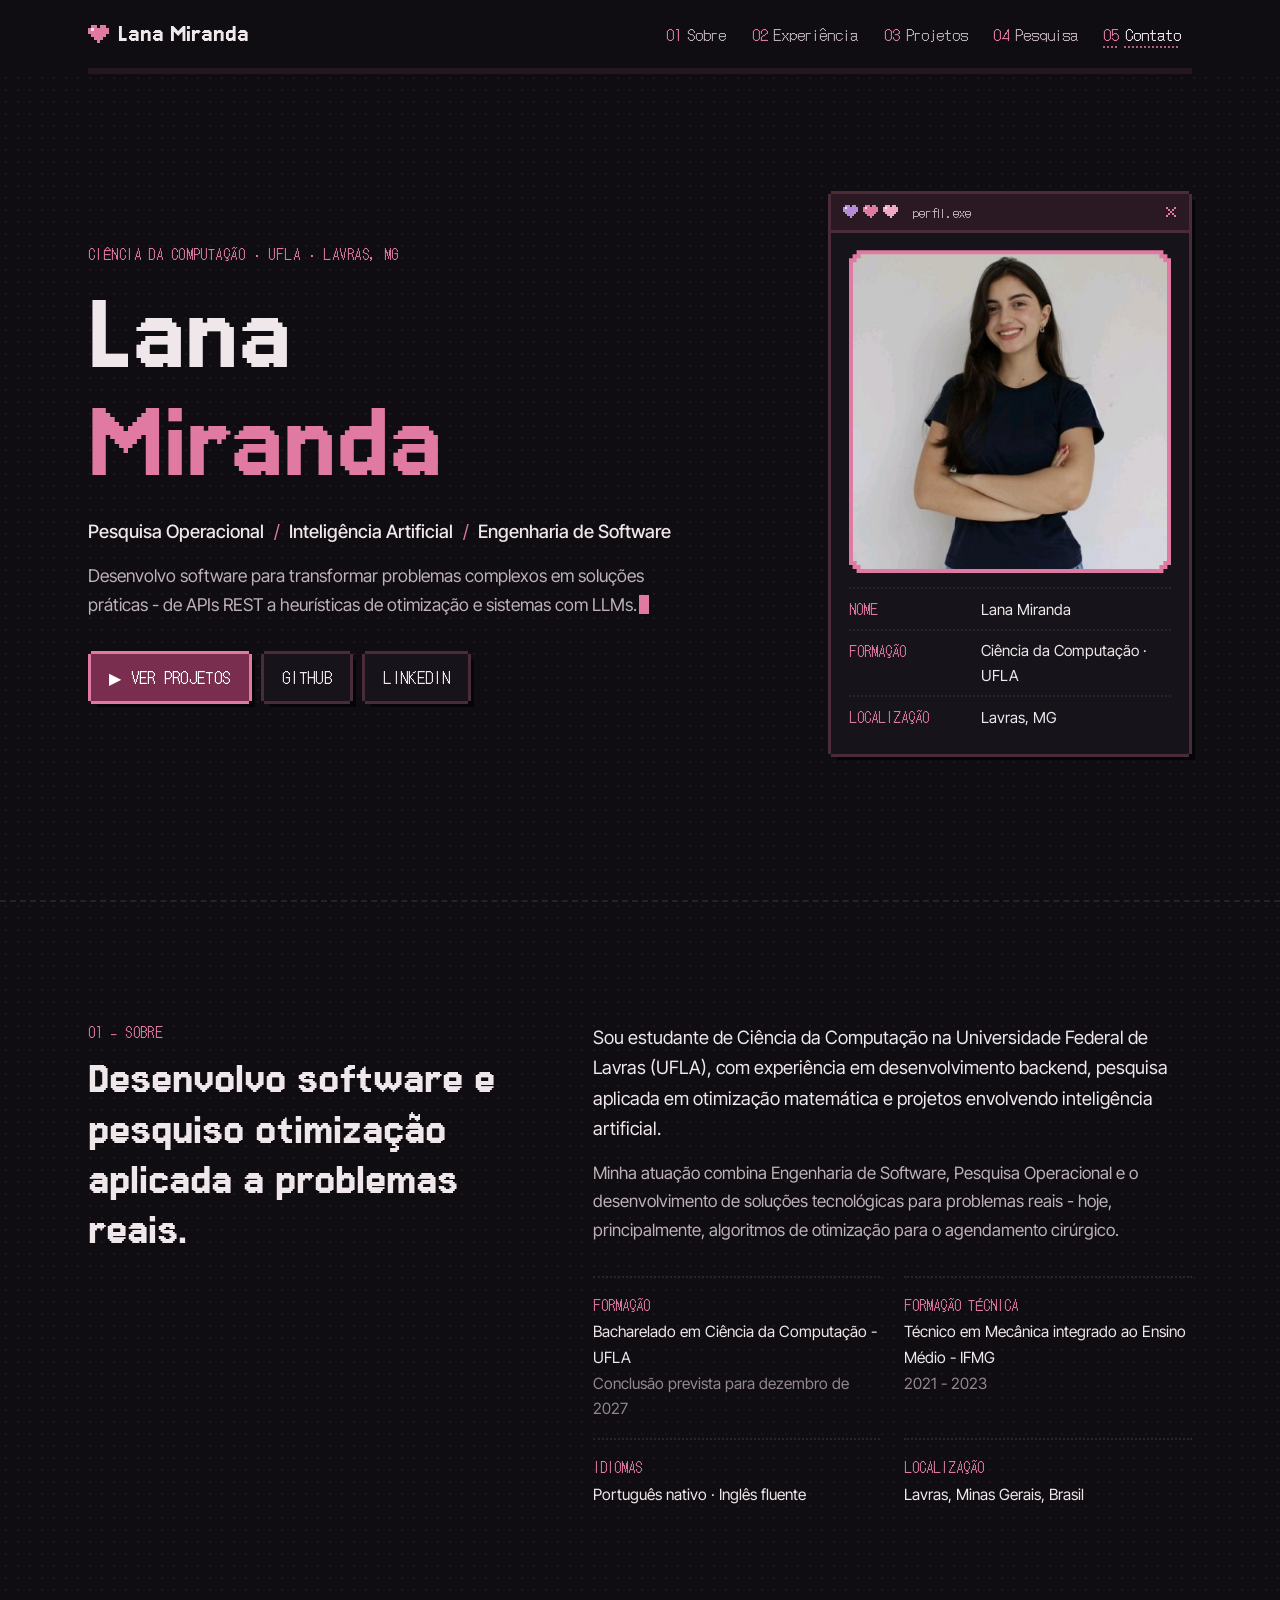
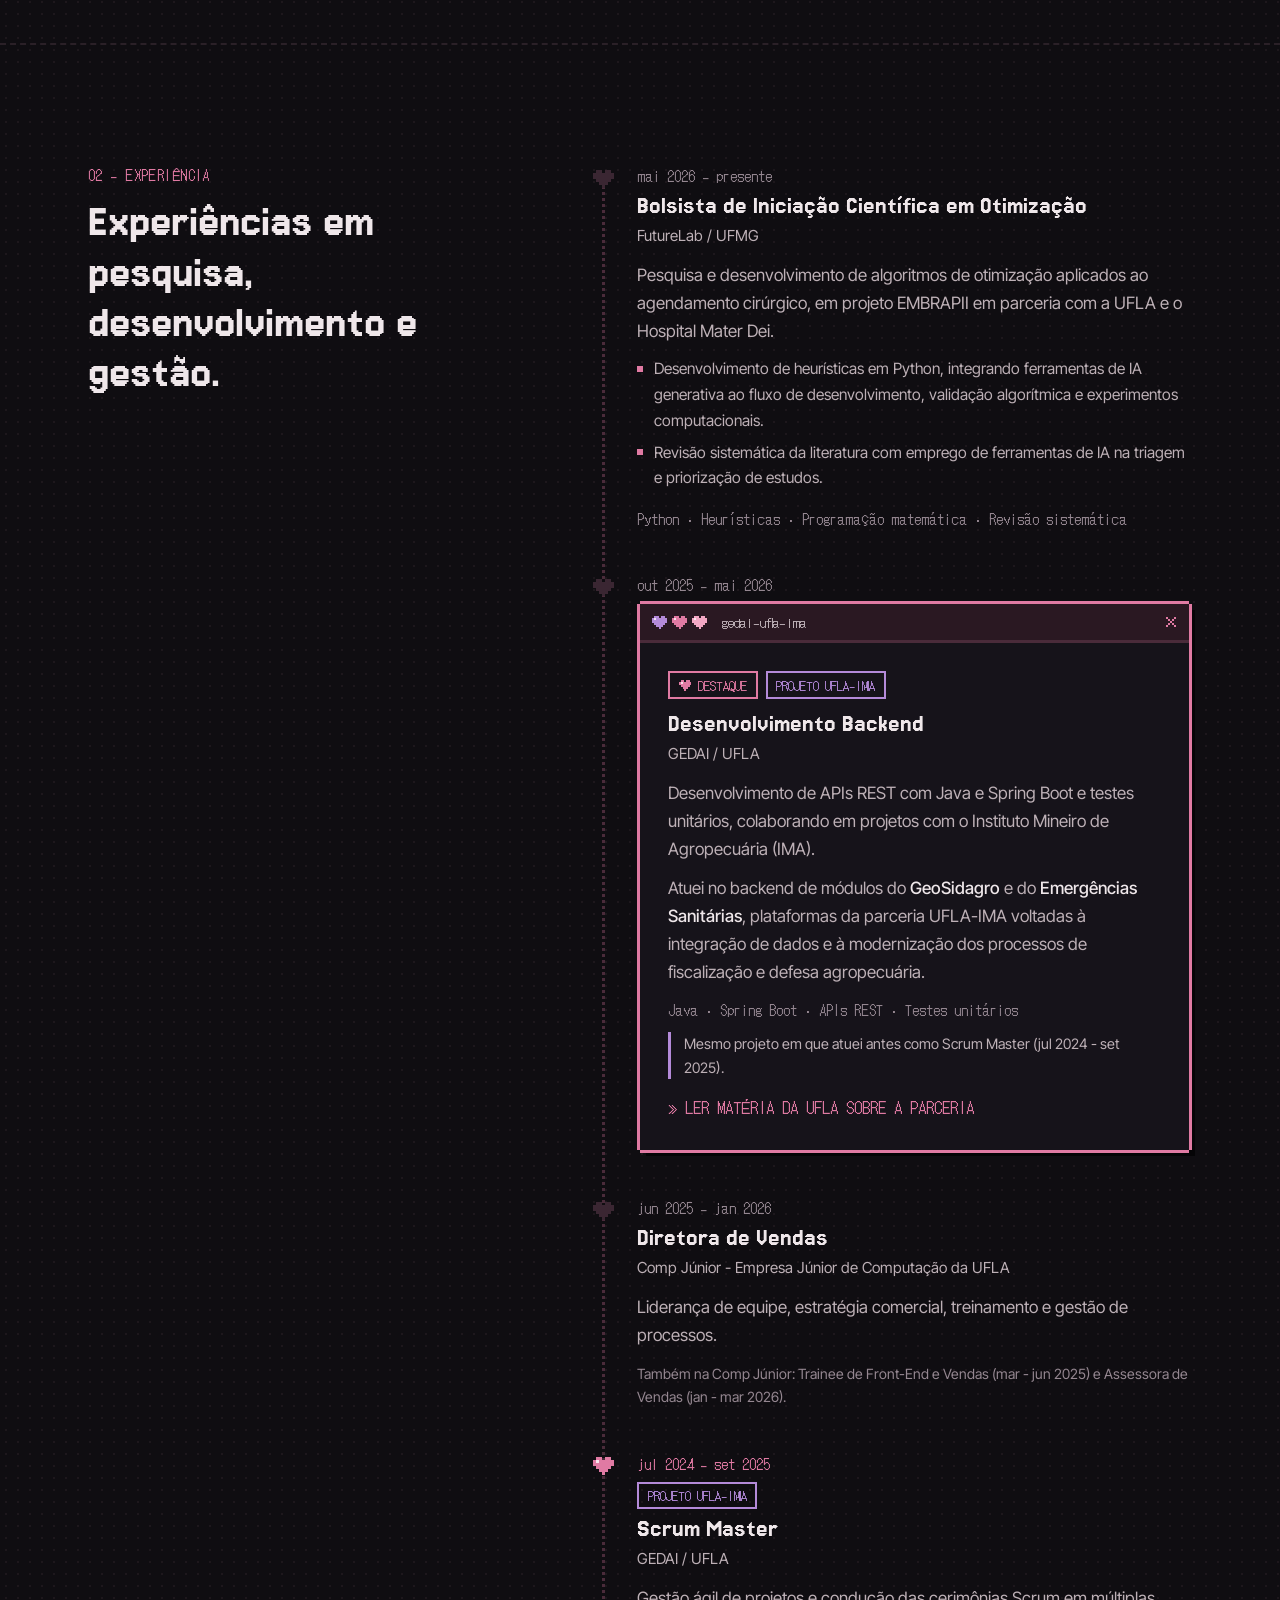
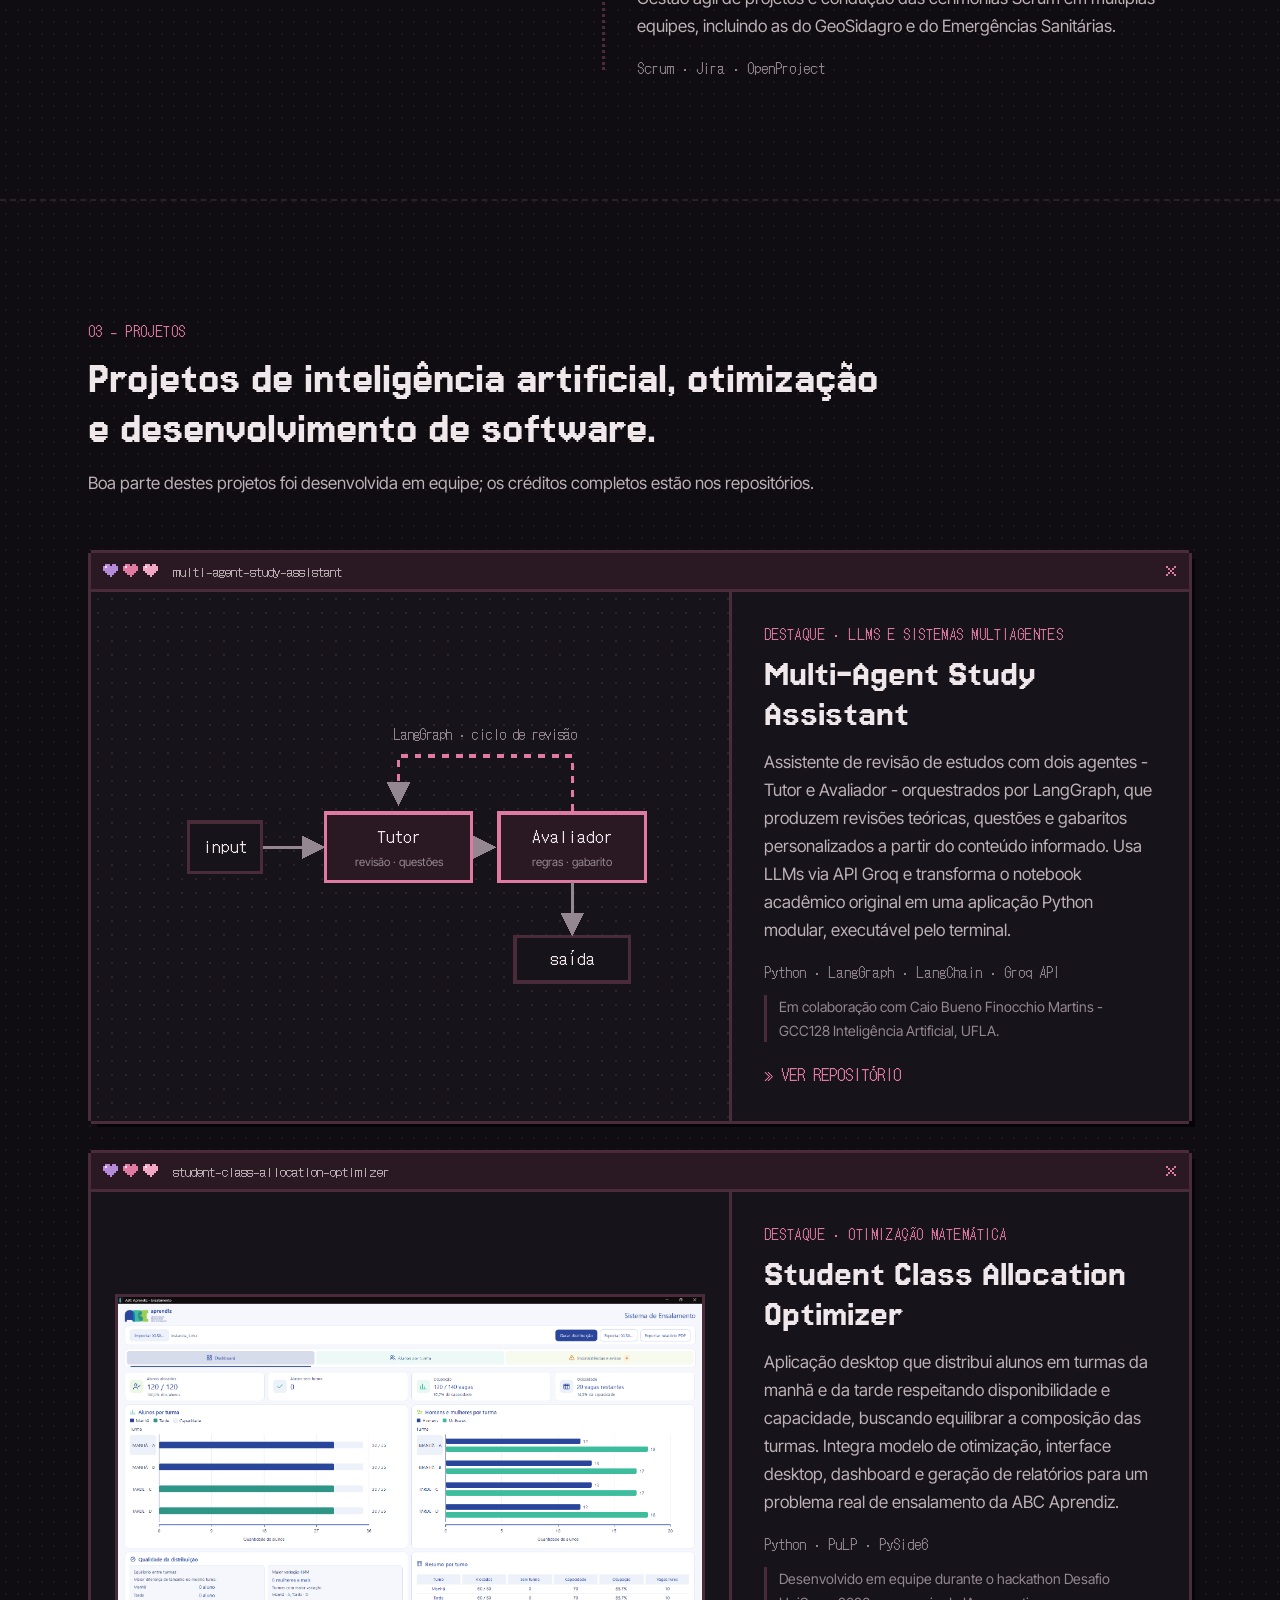
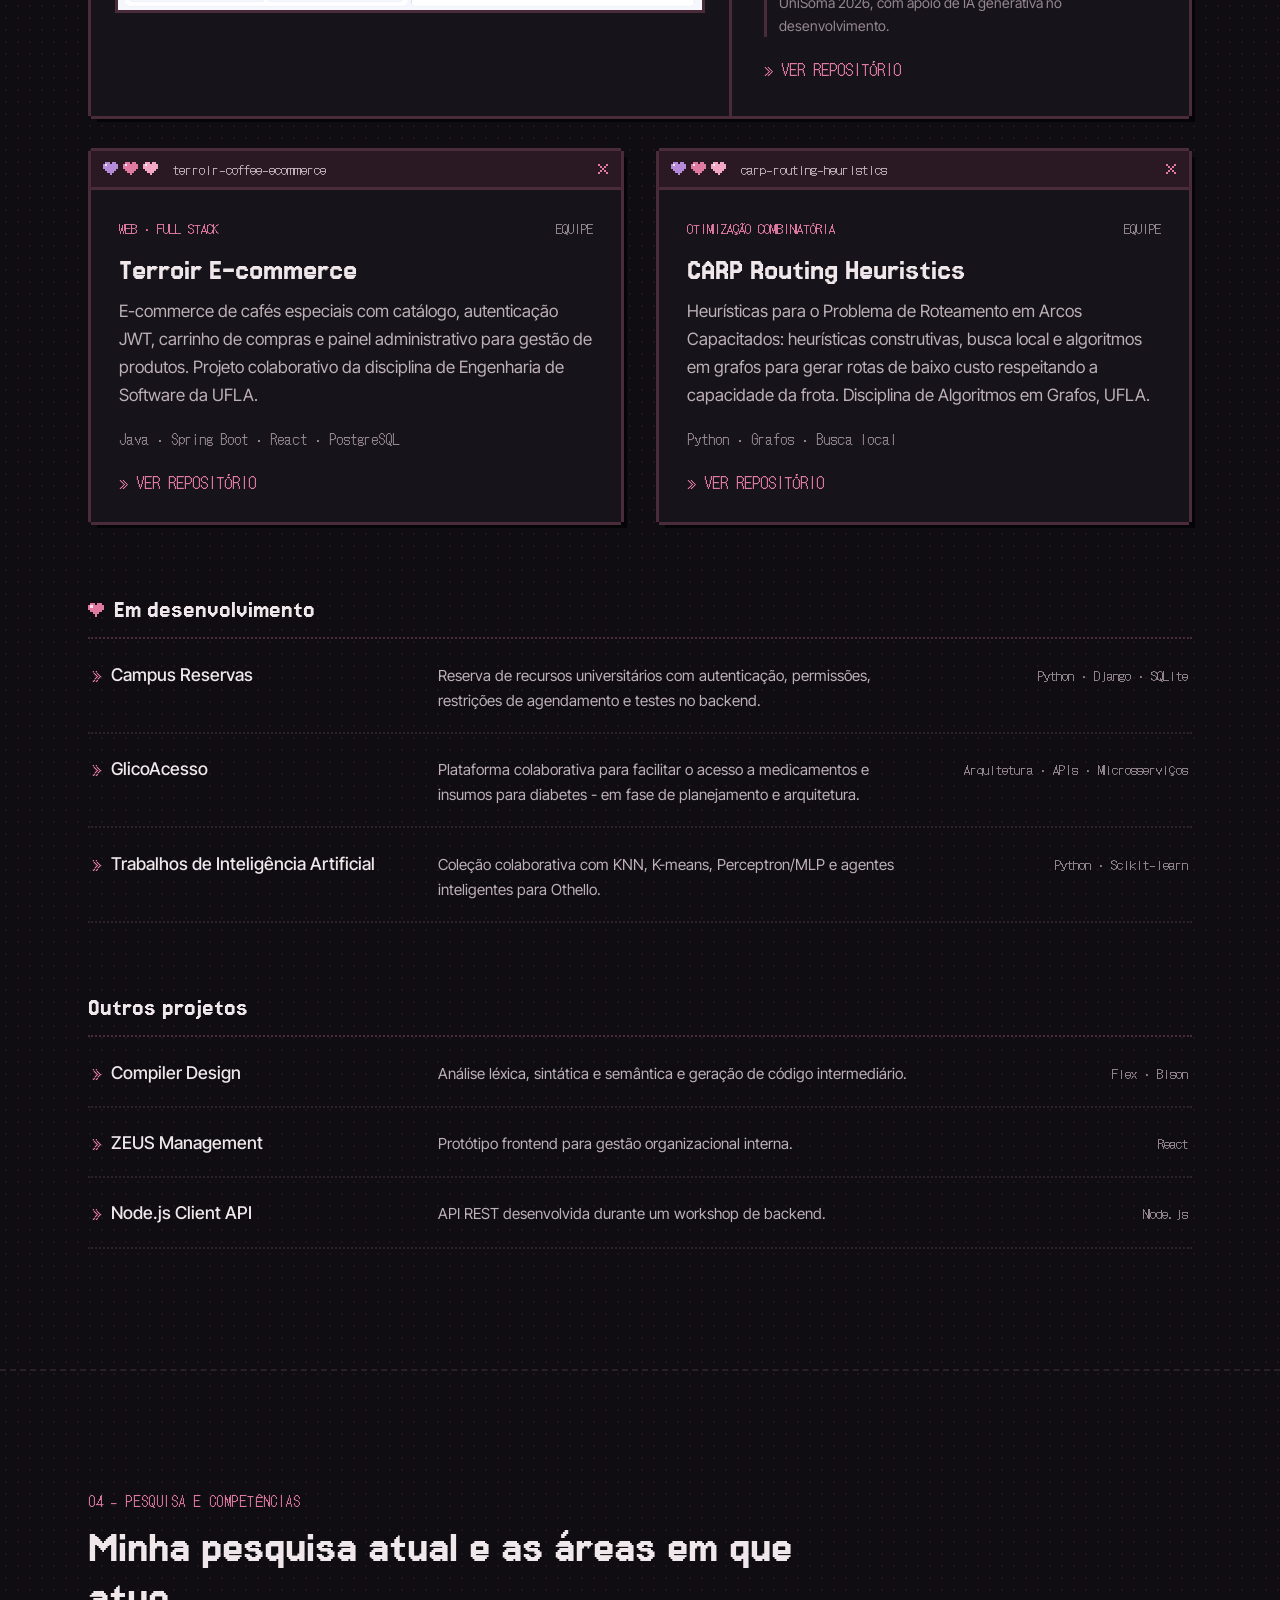
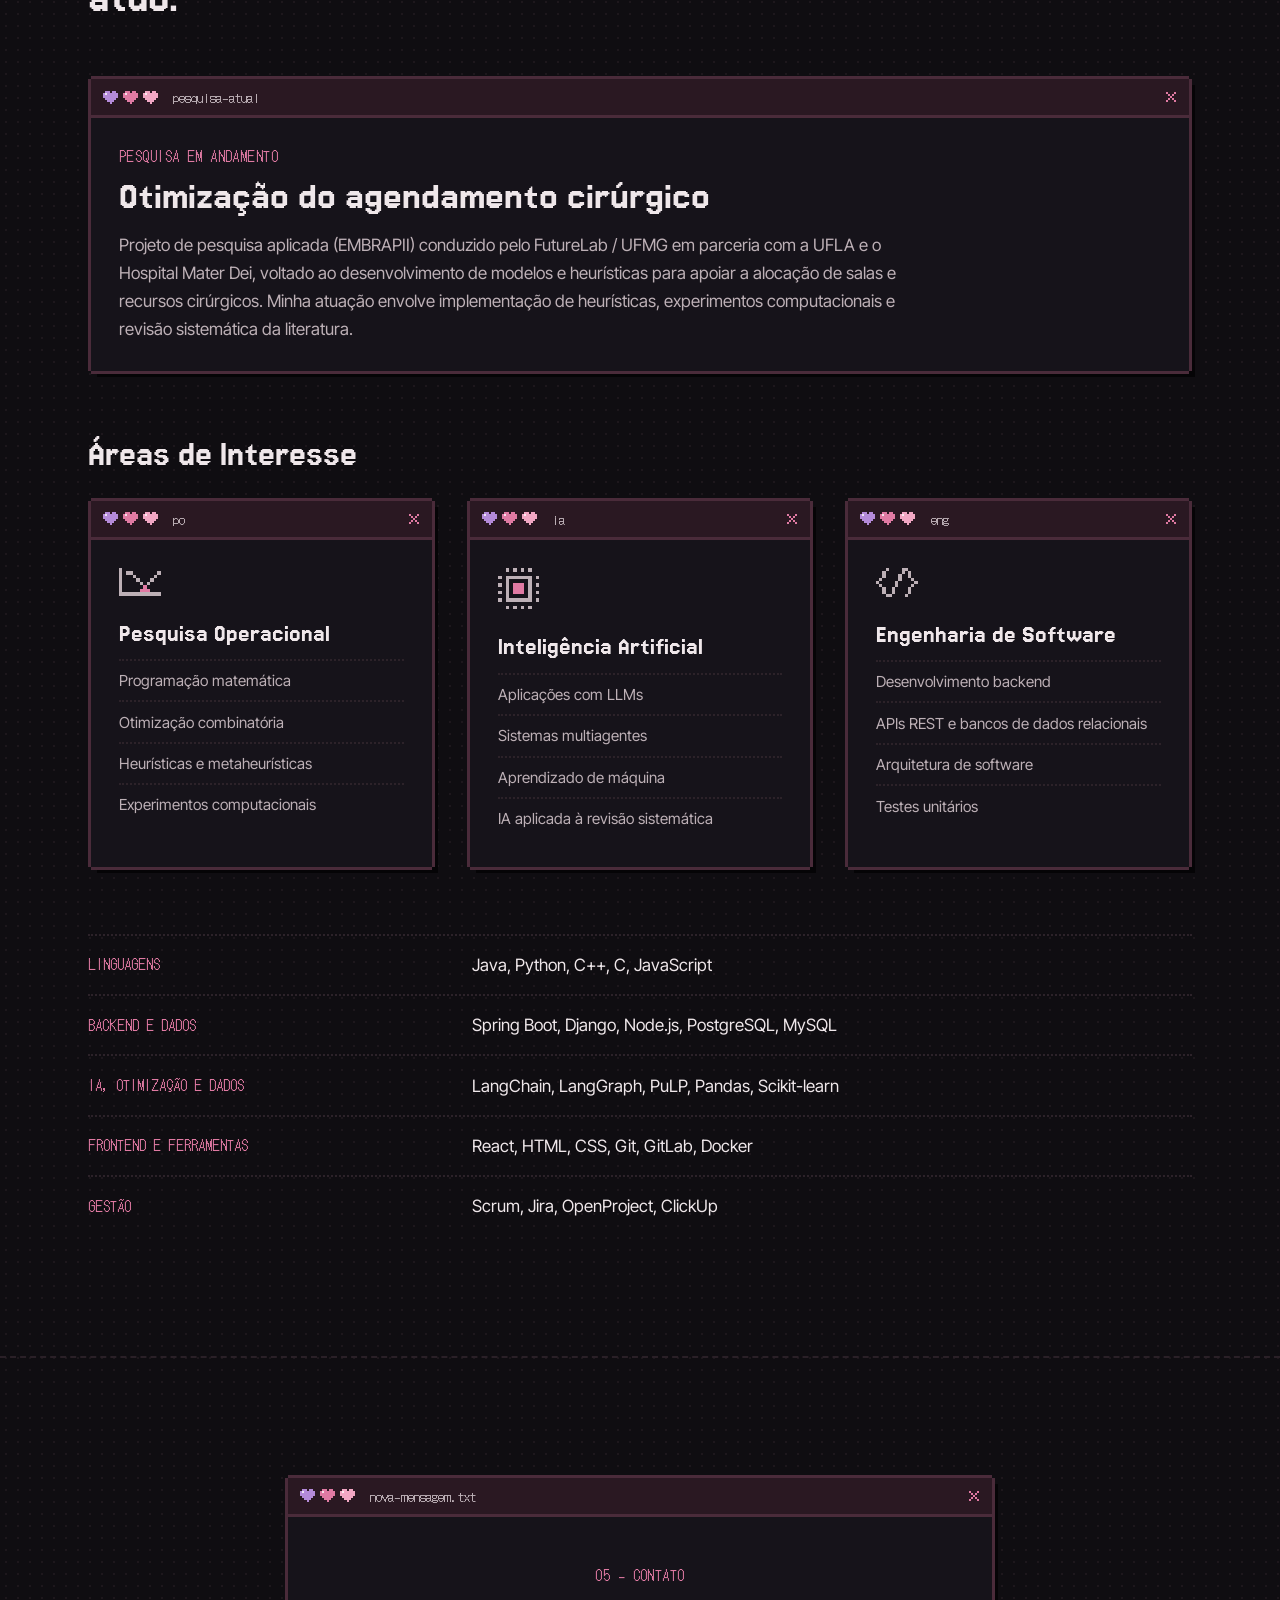
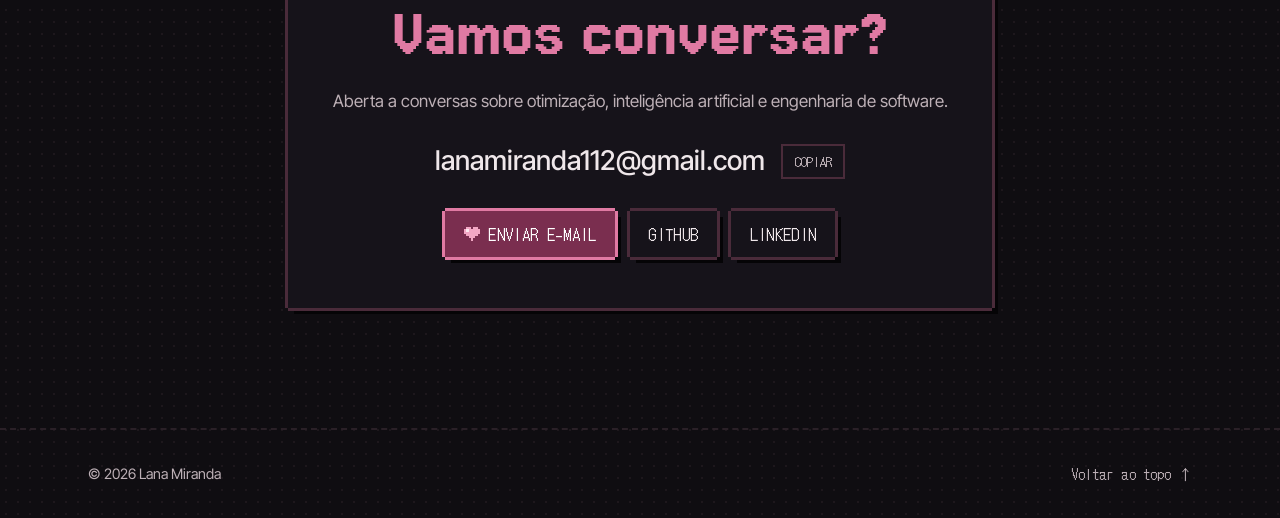
<file: portfolio/index.html>
<!DOCTYPE html>
<html lang="pt-BR">
<head>
  <meta charset="utf-8">
  <meta name="viewport" content="width=device-width, initial-scale=1">
  <title>Lana Miranda - Engenharia de Software, IA e Pesquisa Operacional</title>
  <meta name="description" content="Portfólio de Lana Miranda, estudante de Ciência da Computação na UFLA. Desenvolvimento backend, pesquisa em otimização matemática e projetos com inteligência artificial.">
  <meta name="author" content="Lana Miranda">
  <meta name="theme-color" content="#0f0d11">
  <meta property="og:type" content="website">
  <meta property="og:title" content="Lana Miranda - Engenharia de Software, IA e Pesquisa Operacional">
  <meta property="og:description" content="Desenvolvimento backend, otimização matemática e aplicações com inteligência artificial.">
  <meta property="og:url" content="https://lanamiranda17.github.io/lana-portfolio/">
  <meta property="og:locale" content="pt_BR">
  <link rel="canonical" href="https://lanamiranda17.github.io/lana-portfolio/">
  <link rel="icon" href="assets/img/favicon.svg" type="image/svg+xml">
  <link rel="preconnect" href="https://fonts.googleapis.com">
  <link rel="preconnect" href="https://fonts.gstatic.com" crossorigin>
  <link rel="stylesheet" href="https://fonts.googleapis.com/css2?family=DotGothic16&family=Inter+Tight:wght@400;500;600&family=Jersey+15&display=swap">
  <link rel="stylesheet" href="css/style.css?v=pixel-3">
</head>
<body>
  <a class="skip" href="#conteudo">Pular para o conteúdo</a>

  <header class="site-header">
    <div class="wrap header-inner">
      <a class="logo" href="#inicio" aria-label="Lana Miranda - início"><svg class="heart" viewBox="0 0 7 6" width="14" height="12" shape-rendering="crispEdges" aria-hidden="true" focusable="false"><path d="M1 0h2v1h-2zM4 0h2v1h-2zM0 1h7v1h-7zM0 2h7v1h-7zM1 3h5v1h-5zM2 4h3v1h-3zM3 5h1v1h-1z"/><path class="shine" d="M1 1h1v1H1z"/></svg><span>Lana Miranda</span></a>
      <button class="nav-toggle" type="button" aria-expanded="false" aria-controls="nav">
        <span class="sr-only">Abrir menu</span><span class="bar"></span><span class="bar"></span>
      </button>
      <nav id="nav" class="nav" aria-label="Seções">
        <a href="#sobre"><i>01</i>Sobre</a>
        <a href="#experiencia"><i>02</i>Experiência</a>
        <a href="#projetos"><i>03</i>Projetos</a>
        <a href="#pesquisa"><i>04</i>Pesquisa</a>
        <a href="#contato"><i>05</i>Contato</a>
      </nav>
    </div>
    <div class="wrap"><div class="progress" aria-hidden="true"><i></i></div></div>
  </header>

  <main id="conteudo">
    <section class="hero" id="inicio" aria-labelledby="hero-title">
      <div class="wrap hero-grid">
        <div class="hero-text">
          <p class="label">Ciência da Computação · UFLA · Lavras, MG</p>
          <h1 id="hero-title">Lana<br><span>Miranda</span></h1>
          <p class="hero-fields">Pesquisa Operacional <span>/</span> Inteligência Artificial <span>/</span> Engenharia de Software</p>
          <p class="hero-lead" data-type>Desenvolvo software para transformar problemas complexos em soluções práticas - de APIs REST a heurísticas de otimização e sistemas com LLMs.</p>
          <div class="actions">
            <a class="btn btn-primary" href="#projetos"><span aria-hidden="true">▶</span> Ver projetos</a>
            <a class="btn" href="https://github.com/lanamiranda17" target="_blank" rel="noopener">GitHub</a>
            <a class="btn" href="https://www.linkedin.com/in/lana-miranda/" target="_blank" rel="noopener">LinkedIn</a>
          </div>
        </div>
        <div class="win profile">
          <div class="win-bar"><span class="win-hearts"><svg class="heart h-1" viewBox="0 0 7 6" width="14" height="12" shape-rendering="crispEdges" aria-hidden="true" focusable="false"><path d="M1 0h2v1h-2zM4 0h2v1h-2zM0 1h7v1h-7zM0 2h7v1h-7zM1 3h5v1h-5zM2 4h3v1h-3zM3 5h1v1h-1z"/><path class="shine" d="M1 1h1v1H1z"/></svg><svg class="heart h-2" viewBox="0 0 7 6" width="14" height="12" shape-rendering="crispEdges" aria-hidden="true" focusable="false"><path d="M1 0h2v1h-2zM4 0h2v1h-2zM0 1h7v1h-7zM0 2h7v1h-7zM1 3h5v1h-5zM2 4h3v1h-3zM3 5h1v1h-1z"/><path class="shine" d="M1 1h1v1H1z"/></svg><svg class="heart h-3" viewBox="0 0 7 6" width="14" height="12" shape-rendering="crispEdges" aria-hidden="true" focusable="false"><path d="M1 0h2v1h-2zM4 0h2v1h-2zM0 1h7v1h-7zM0 2h7v1h-7zM1 3h5v1h-5zM2 4h3v1h-3zM3 5h1v1h-1z"/><path class="shine" d="M1 1h1v1H1z"/></svg></span><span class="win-title">perfil.exe</span><svg class="win-x" viewBox="0 0 5 5" width="10" height="10" shape-rendering="crispEdges" aria-hidden="true" focusable="false"><path d="M0 0h1v1h-1zM4 0h1v1h-1zM1 1h1v1h-1zM3 1h1v1h-1zM2 2h1v1h-1zM1 3h1v1h-1zM3 3h1v1h-1zM0 4h1v1h-1zM4 4h1v1h-1z"/></svg></div>
          <div class="win-body">
            <div class="pf-photo"><img src="../assets/foto.jpg" alt="Foto de Lana Miranda" width="400" height="400"></div>
            <dl class="pf-data">
              <div><dt>Nome</dt><dd>Lana Miranda</dd></div>
              <div><dt>Formação</dt><dd>Ciência da Computação · UFLA</dd></div>
              <div><dt>Localização</dt><dd>Lavras, MG</dd></div>
            </dl>
          </div>
        </div>
      </div>
    </section>

    <section class="section" id="sobre" aria-labelledby="sobre-title">
      <div class="wrap grid-split">
        <header class="section-head reveal">
          <p class="label">01 - Sobre</p>
          <h2 id="sobre-title">Desenvolvo software e pesquiso otimização aplicada a problemas reais.</h2>
        </header>
        <div class="reveal">
          <div class="prose">
            <p>Sou estudante de Ciência da Computação na Universidade Federal de Lavras (UFLA), com experiência em desenvolvimento backend, pesquisa aplicada em otimização matemática e projetos envolvendo inteligência artificial.</p>
            <p>Minha atuação combina Engenharia de Software, Pesquisa Operacional e o desenvolvimento de soluções tecnológicas para problemas reais - hoje, principalmente, algoritmos de otimização para o agendamento cirúrgico.</p>
          </div>
          <dl class="facts">
            <div><dt>Formação</dt><dd>Bacharelado em Ciência da Computação - UFLA<br><span class="muted">Conclusão prevista para dezembro de 2027</span></dd></div>
            <div><dt>Formação técnica</dt><dd>Técnico em Mecânica integrado ao Ensino Médio - IFMG<br><span class="muted">2021 - 2023</span></dd></div>
            <div><dt>Idiomas</dt><dd>Português nativo · Inglês fluente</dd></div>
            <div><dt>Localização</dt><dd>Lavras, Minas Gerais, Brasil</dd></div>
          </dl>
        </div>
      </div>
    </section>

    <section class="section" id="experiencia" aria-labelledby="exp-title">
      <div class="wrap grid-split">
        <header class="section-head reveal">
          <p class="label">02 - Experiência</p>
          <h2 id="exp-title">Experiências em pesquisa, desenvolvimento e gestão.</h2>
        </header>
        <ol class="timeline">
          <li class="tl-item reveal">
            <svg class="heart tl-heart" viewBox="0 0 7 6" width="14" height="12" shape-rendering="crispEdges" aria-hidden="true" focusable="false"><path d="M1 0h2v1h-2zM4 0h2v1h-2zM0 1h7v1h-7zM0 2h7v1h-7zM1 3h5v1h-5zM2 4h3v1h-3zM3 5h1v1h-1z"/><path class="shine" d="M1 1h1v1H1z"/></svg>
            <p class="tl-date"><time datetime="2026-05">mai 2026</time> - presente</p>
            <h3>Bolsista de Iniciação Científica em Otimização</h3>
            <p class="tl-org">FutureLab / UFMG</p>
            <p>Pesquisa e desenvolvimento de algoritmos de otimização aplicados ao agendamento cirúrgico, em projeto EMBRAPII em parceria com a UFLA e o Hospital Mater Dei.</p>
            <ul>
              <li>Desenvolvimento de heurísticas em Python, integrando ferramentas de IA generativa ao fluxo de desenvolvimento, validação algorítmica e experimentos computacionais.</li>
              <li>Revisão sistemática da literatura com emprego de ferramentas de IA na triagem e priorização de estudos.</li>
            </ul>
            <p class="tags">Python · Heurísticas · Programação matemática · Revisão sistemática</p>
          </li>
          <li class="tl-item tl-featured reveal">
            <svg class="heart tl-heart" viewBox="0 0 7 6" width="14" height="12" shape-rendering="crispEdges" aria-hidden="true" focusable="false"><path d="M1 0h2v1h-2zM4 0h2v1h-2zM0 1h7v1h-7zM0 2h7v1h-7zM1 3h5v1h-5zM2 4h3v1h-3zM3 5h1v1h-1z"/><path class="shine" d="M1 1h1v1H1z"/></svg>
            <p class="tl-date"><time datetime="2025-10">out 2025</time> - <time datetime="2026-05">mai 2026</time></p>
            <div class="win tl-win">
              <div class="win-bar"><span class="win-hearts"><svg class="heart h-1" viewBox="0 0 7 6" width="14" height="12" shape-rendering="crispEdges" aria-hidden="true" focusable="false"><path d="M1 0h2v1h-2zM4 0h2v1h-2zM0 1h7v1h-7zM0 2h7v1h-7zM1 3h5v1h-5zM2 4h3v1h-3zM3 5h1v1h-1z"/><path class="shine" d="M1 1h1v1H1z"/></svg><svg class="heart h-2" viewBox="0 0 7 6" width="14" height="12" shape-rendering="crispEdges" aria-hidden="true" focusable="false"><path d="M1 0h2v1h-2zM4 0h2v1h-2zM0 1h7v1h-7zM0 2h7v1h-7zM1 3h5v1h-5zM2 4h3v1h-3zM3 5h1v1h-1z"/><path class="shine" d="M1 1h1v1H1z"/></svg><svg class="heart h-3" viewBox="0 0 7 6" width="14" height="12" shape-rendering="crispEdges" aria-hidden="true" focusable="false"><path d="M1 0h2v1h-2zM4 0h2v1h-2zM0 1h7v1h-7zM0 2h7v1h-7zM1 3h5v1h-5zM2 4h3v1h-3zM3 5h1v1h-1z"/><path class="shine" d="M1 1h1v1H1z"/></svg></span><span class="win-title">gedai-ufla-ima</span><svg class="win-x" viewBox="0 0 5 5" width="10" height="10" shape-rendering="crispEdges" aria-hidden="true" focusable="false"><path d="M0 0h1v1h-1zM4 0h1v1h-1zM1 1h1v1h-1zM3 1h1v1h-1zM2 2h1v1h-1zM1 3h1v1h-1zM3 3h1v1h-1zM0 4h1v1h-1zM4 4h1v1h-1z"/></svg></div>
              <div class="win-body">
                <p class="tl-badges"><span class="badge badge-pink"><svg class="heart" viewBox="0 0 7 6" width="14" height="12" shape-rendering="crispEdges" aria-hidden="true" focusable="false"><path d="M1 0h2v1h-2zM4 0h2v1h-2zM0 1h7v1h-7zM0 2h7v1h-7zM1 3h5v1h-5zM2 4h3v1h-3zM3 5h1v1h-1z"/><path class="shine" d="M1 1h1v1H1z"/></svg> Destaque</span><span class="badge badge-lilac">Projeto UFLA-IMA</span></p>
                <h3>Desenvolvimento Backend</h3>
                <p class="tl-org">GEDAI / UFLA</p>
                <p>Desenvolvimento de APIs REST com Java e Spring Boot e testes unitários, colaborando em projetos com o Instituto Mineiro de Agropecuária (IMA).</p>
                <p>Atuei no backend de módulos do <strong>GeoSidagro</strong> e do <strong>Emergências Sanitárias</strong>, plataformas da parceria UFLA-IMA voltadas à integração de dados e à modernização dos processos de fiscalização e defesa agropecuária.</p>
                <p class="tags">Java · Spring Boot · APIs REST · Testes unitários</p>
                <p class="tl-same">Mesmo projeto em que atuei antes como Scrum Master (jul 2024 - set 2025).</p>
                <a class="link" href="https://ufla.br/noticias/institucional/17778-parceria-entre-ufla-e-ima-completa-um-ano-com-resultados-expressivos-na-modernizacao-da-defesa-agropecuaria" target="_blank" rel="noopener">» Ler matéria da UFLA sobre a parceria</a>
              </div>
            </div>
          </li>
          <li class="tl-item reveal">
            <svg class="heart tl-heart" viewBox="0 0 7 6" width="14" height="12" shape-rendering="crispEdges" aria-hidden="true" focusable="false"><path d="M1 0h2v1h-2zM4 0h2v1h-2zM0 1h7v1h-7zM0 2h7v1h-7zM1 3h5v1h-5zM2 4h3v1h-3zM3 5h1v1h-1z"/><path class="shine" d="M1 1h1v1H1z"/></svg>
            <p class="tl-date"><time datetime="2025-06">jun 2025</time> - <time datetime="2026-01">jan 2026</time></p>
            <h3>Diretora de Vendas</h3>
            <p class="tl-org">Comp Júnior - Empresa Júnior de Computação da UFLA</p>
            <p>Liderança de equipe, estratégia comercial, treinamento e gestão de processos.</p>
            <p class="tl-note">Também na Comp Júnior: Trainee de Front-End e Vendas (mar - jun 2025) e Assessora de Vendas (jan - mar 2026).</p>
          </li>
          <li class="tl-item reveal">
            <svg class="heart tl-heart" viewBox="0 0 7 6" width="14" height="12" shape-rendering="crispEdges" aria-hidden="true" focusable="false"><path d="M1 0h2v1h-2zM4 0h2v1h-2zM0 1h7v1h-7zM0 2h7v1h-7zM1 3h5v1h-5zM2 4h3v1h-3zM3 5h1v1h-1z"/><path class="shine" d="M1 1h1v1H1z"/></svg>
            <p class="tl-date"><time datetime="2024-07">jul 2024</time> - <time datetime="2025-09">set 2025</time></p>
            <p class="tl-badges"><span class="badge badge-lilac">Projeto UFLA-IMA</span></p>
            <h3>Scrum Master</h3>
            <p class="tl-org">GEDAI / UFLA</p>
            <p>Gestão ágil de projetos e condução das cerimônias Scrum em múltiplas equipes, incluindo as do GeoSidagro e do Emergências Sanitárias.</p>
            <p class="tags">Scrum · Jira · OpenProject</p>
          </li>
        </ol>
      </div>
    </section>

    <section class="section" id="projetos" aria-labelledby="proj-title">
      <div class="wrap">
        <header class="section-head section-head-wide reveal">
          <p class="label">03 - Projetos</p>
          <h2 id="proj-title">Projetos de inteligência artificial, otimização e desenvolvimento de software.</h2>
          <p class="section-sub">Boa parte destes projetos foi desenvolvida em equipe; os créditos completos estão nos repositórios.</p>
        </header>

        <article class="win feature reveal" aria-labelledby="p-masa">
          <div class="win-bar"><span class="win-hearts"><svg class="heart h-1" viewBox="0 0 7 6" width="14" height="12" shape-rendering="crispEdges" aria-hidden="true" focusable="false"><path d="M1 0h2v1h-2zM4 0h2v1h-2zM0 1h7v1h-7zM0 2h7v1h-7zM1 3h5v1h-5zM2 4h3v1h-3zM3 5h1v1h-1z"/><path class="shine" d="M1 1h1v1H1z"/></svg><svg class="heart h-2" viewBox="0 0 7 6" width="14" height="12" shape-rendering="crispEdges" aria-hidden="true" focusable="false"><path d="M1 0h2v1h-2zM4 0h2v1h-2zM0 1h7v1h-7zM0 2h7v1h-7zM1 3h5v1h-5zM2 4h3v1h-3zM3 5h1v1h-1z"/><path class="shine" d="M1 1h1v1H1z"/></svg><svg class="heart h-3" viewBox="0 0 7 6" width="14" height="12" shape-rendering="crispEdges" aria-hidden="true" focusable="false"><path d="M1 0h2v1h-2zM4 0h2v1h-2zM0 1h7v1h-7zM0 2h7v1h-7zM1 3h5v1h-5zM2 4h3v1h-3zM3 5h1v1h-1z"/><path class="shine" d="M1 1h1v1H1z"/></svg></span><span class="win-title">multi-agent-study-assistant</span><svg class="win-x" viewBox="0 0 5 5" width="10" height="10" shape-rendering="crispEdges" aria-hidden="true" focusable="false"><path d="M0 0h1v1h-1zM4 0h1v1h-1zM1 1h1v1h-1zM3 1h1v1h-1zM2 2h1v1h-1zM1 3h1v1h-1zM3 3h1v1h-1zM0 4h1v1h-1zM4 4h1v1h-1z"/></svg></div>
          <div class="feature-grid">
            <div class="feature-visual visual-agents" aria-hidden="true">
              <svg viewBox="0 36 420 244" class="agents-svg" shape-rendering="crispEdges">
                <defs><marker id="arr" viewBox="0 0 10 10" refX="9" refY="5" markerWidth="7" markerHeight="7" orient="auto-start-reverse"><path d="M0 0 10 5 0 10z"/></marker></defs>
                <g class="edge"><path d="M80 150 H134" marker-end="url(#arr)"/><path d="M264 150 H284" marker-end="url(#arr)" class="flow"/><path d="M352 118 V70 H200 V112" marker-end="url(#arr)" class="flow flow-back"/></g>
                <g class="node"><rect x="16" y="128" width="64" height="44"/><text x="48" y="155">input</text></g>
                <g class="node node-a"><rect x="136" y="120" width="128" height="60"/><text x="200" y="146">Tutor</text><text x="200" y="166" class="sub">revisão · questões</text></g>
                <g class="node node-a"><rect x="288" y="120" width="128" height="60"/><text x="352" y="146">Avaliador</text><text x="352" y="166" class="sub">regras · gabarito</text></g>
                <text x="276" y="56" class="lbl">LangGraph · ciclo de revisão</text>
                <g class="node"><rect x="302" y="228" width="100" height="40"/><text x="352" y="253">saída</text></g>
                <path class="edge-line" d="M352 180 V226" marker-end="url(#arr)"/>
              </svg>
            </div>
            <div class="feature-body">
              <p class="label">Destaque · LLMs e sistemas multiagentes</p>
              <h3 id="p-masa">Multi-Agent Study Assistant</h3>
              <p>Assistente de revisão de estudos com dois agentes - Tutor e Avaliador - orquestrados por LangGraph, que produzem revisões teóricas, questões e gabaritos personalizados a partir do conteúdo informado. Usa LLMs via API Groq e transforma o notebook acadêmico original em uma aplicação Python modular, executável pelo terminal.</p>
              <p class="stack">Python · LangGraph · LangChain · Groq API</p>
              <p class="credit">Em colaboração com Caio Bueno Finocchio Martins - GCC128 Inteligência Artificial, UFLA.</p>
              <a class="link" href="https://github.com/lanamiranda17/multi-agent-study-assistant" target="_blank" rel="noopener">» Ver repositório</a>
            </div>
          </div>
        </article>

        <article class="win feature reveal" aria-labelledby="p-scao">
          <div class="win-bar"><span class="win-hearts"><svg class="heart h-1" viewBox="0 0 7 6" width="14" height="12" shape-rendering="crispEdges" aria-hidden="true" focusable="false"><path d="M1 0h2v1h-2zM4 0h2v1h-2zM0 1h7v1h-7zM0 2h7v1h-7zM1 3h5v1h-5zM2 4h3v1h-3zM3 5h1v1h-1z"/><path class="shine" d="M1 1h1v1H1z"/></svg><svg class="heart h-2" viewBox="0 0 7 6" width="14" height="12" shape-rendering="crispEdges" aria-hidden="true" focusable="false"><path d="M1 0h2v1h-2zM4 0h2v1h-2zM0 1h7v1h-7zM0 2h7v1h-7zM1 3h5v1h-5zM2 4h3v1h-3zM3 5h1v1h-1z"/><path class="shine" d="M1 1h1v1H1z"/></svg><svg class="heart h-3" viewBox="0 0 7 6" width="14" height="12" shape-rendering="crispEdges" aria-hidden="true" focusable="false"><path d="M1 0h2v1h-2zM4 0h2v1h-2zM0 1h7v1h-7zM0 2h7v1h-7zM1 3h5v1h-5zM2 4h3v1h-3zM3 5h1v1h-1z"/><path class="shine" d="M1 1h1v1H1z"/></svg></span><span class="win-title">student-class-allocation-optimizer</span><svg class="win-x" viewBox="0 0 5 5" width="10" height="10" shape-rendering="crispEdges" aria-hidden="true" focusable="false"><path d="M0 0h1v1h-1zM4 0h1v1h-1zM1 1h1v1h-1zM3 1h1v1h-1zM2 2h1v1h-1zM1 3h1v1h-1zM3 3h1v1h-1zM0 4h1v1h-1zM4 4h1v1h-1z"/></svg></div>
          <div class="feature-grid">
            <figure class="feature-visual visual-shot">
              <img src="assets/img/class-allocation-dashboard.png" alt="Painel principal do sistema de ensalamento com a distribuição de 120 alunos entre turmas" width="1919" height="1029" loading="lazy">
            </figure>
            <div class="feature-body">
              <p class="label">Destaque · Otimização matemática</p>
              <h3 id="p-scao">Student Class Allocation Optimizer</h3>
              <p>Aplicação desktop que distribui alunos em turmas da manhã e da tarde respeitando disponibilidade e capacidade, buscando equilibrar a composição das turmas. Integra modelo de otimização, interface desktop, dashboard e geração de relatórios para um problema real de ensalamento da ABC Aprendiz.</p>
              <p class="stack">Python · PuLP · PySide6</p>
              <p class="credit">Desenvolvido em equipe durante o hackathon Desafio UniSoma 2026, com apoio de IA generativa no desenvolvimento.</p>
              <a class="link" href="https://github.com/lanamiranda17/student-class-allocation-optimizer" target="_blank" rel="noopener">» Ver repositório</a>
            </div>
          </div>
        </article>

        <div class="cards">
          <article class="win card reveal" aria-labelledby="p-terroir">
            <div class="win-bar"><span class="win-hearts"><svg class="heart h-1" viewBox="0 0 7 6" width="14" height="12" shape-rendering="crispEdges" aria-hidden="true" focusable="false"><path d="M1 0h2v1h-2zM4 0h2v1h-2zM0 1h7v1h-7zM0 2h7v1h-7zM1 3h5v1h-5zM2 4h3v1h-3zM3 5h1v1h-1z"/><path class="shine" d="M1 1h1v1H1z"/></svg><svg class="heart h-2" viewBox="0 0 7 6" width="14" height="12" shape-rendering="crispEdges" aria-hidden="true" focusable="false"><path d="M1 0h2v1h-2zM4 0h2v1h-2zM0 1h7v1h-7zM0 2h7v1h-7zM1 3h5v1h-5zM2 4h3v1h-3zM3 5h1v1h-1z"/><path class="shine" d="M1 1h1v1H1z"/></svg><svg class="heart h-3" viewBox="0 0 7 6" width="14" height="12" shape-rendering="crispEdges" aria-hidden="true" focusable="false"><path d="M1 0h2v1h-2zM4 0h2v1h-2zM0 1h7v1h-7zM0 2h7v1h-7zM1 3h5v1h-5zM2 4h3v1h-3zM3 5h1v1h-1z"/><path class="shine" d="M1 1h1v1H1z"/></svg></span><span class="win-title">terroir-coffee-ecommerce</span><svg class="win-x" viewBox="0 0 5 5" width="10" height="10" shape-rendering="crispEdges" aria-hidden="true" focusable="false"><path d="M0 0h1v1h-1zM4 0h1v1h-1zM1 1h1v1h-1zM3 1h1v1h-1zM2 2h1v1h-1zM1 3h1v1h-1zM3 3h1v1h-1zM0 4h1v1h-1zM4 4h1v1h-1z"/></svg></div>
            <div class="win-body card-body">
              <p class="card-meta"><span>Web · Full stack</span><span>Equipe</span></p>
              <h3 id="p-terroir">Terroir E-commerce</h3>
              <p>E-commerce de cafés especiais com catálogo, autenticação JWT, carrinho de compras e painel administrativo para gestão de produtos. Projeto colaborativo da disciplina de Engenharia de Software da UFLA.</p>
              <p class="stack">Java · Spring Boot · React · PostgreSQL</p>
              <a class="link" href="https://github.com/lanamiranda17/terroir-coffee-ecommerce" target="_blank" rel="noopener">» Ver repositório</a>
            </div>
          </article>
          <article class="win card reveal" aria-labelledby="p-carp">
            <div class="win-bar"><span class="win-hearts"><svg class="heart h-1" viewBox="0 0 7 6" width="14" height="12" shape-rendering="crispEdges" aria-hidden="true" focusable="false"><path d="M1 0h2v1h-2zM4 0h2v1h-2zM0 1h7v1h-7zM0 2h7v1h-7zM1 3h5v1h-5zM2 4h3v1h-3zM3 5h1v1h-1z"/><path class="shine" d="M1 1h1v1H1z"/></svg><svg class="heart h-2" viewBox="0 0 7 6" width="14" height="12" shape-rendering="crispEdges" aria-hidden="true" focusable="false"><path d="M1 0h2v1h-2zM4 0h2v1h-2zM0 1h7v1h-7zM0 2h7v1h-7zM1 3h5v1h-5zM2 4h3v1h-3zM3 5h1v1h-1z"/><path class="shine" d="M1 1h1v1H1z"/></svg><svg class="heart h-3" viewBox="0 0 7 6" width="14" height="12" shape-rendering="crispEdges" aria-hidden="true" focusable="false"><path d="M1 0h2v1h-2zM4 0h2v1h-2zM0 1h7v1h-7zM0 2h7v1h-7zM1 3h5v1h-5zM2 4h3v1h-3zM3 5h1v1h-1z"/><path class="shine" d="M1 1h1v1H1z"/></svg></span><span class="win-title">carp-routing-heuristics</span><svg class="win-x" viewBox="0 0 5 5" width="10" height="10" shape-rendering="crispEdges" aria-hidden="true" focusable="false"><path d="M0 0h1v1h-1zM4 0h1v1h-1zM1 1h1v1h-1zM3 1h1v1h-1zM2 2h1v1h-1zM1 3h1v1h-1zM3 3h1v1h-1zM0 4h1v1h-1zM4 4h1v1h-1z"/></svg></div>
            <div class="win-body card-body">
              <p class="card-meta"><span>Otimização combinatória</span><span>Equipe</span></p>
              <h3 id="p-carp">CARP Routing Heuristics</h3>
              <p>Heurísticas para o Problema de Roteamento em Arcos Capacitados: heurísticas construtivas, busca local e algoritmos em grafos para gerar rotas de baixo custo respeitando a capacidade da frota. Disciplina de Algoritmos em Grafos, UFLA.</p>
              <p class="stack">Python · Grafos · Busca local</p>
              <a class="link" href="https://github.com/lanamiranda17/carp-routing-heuristics" target="_blank" rel="noopener">» Ver repositório</a>
            </div>
          </article>
        </div>

        <div class="subgroup reveal">
          <h3 class="subhead"><svg class="heart blink" viewBox="0 0 7 6" width="14" height="12" shape-rendering="crispEdges" aria-hidden="true" focusable="false"><path d="M1 0h2v1h-2zM4 0h2v1h-2zM0 1h7v1h-7zM0 2h7v1h-7zM1 3h5v1h-5zM2 4h3v1h-3zM3 5h1v1h-1z"/><path class="shine" d="M1 1h1v1H1z"/></svg> Em desenvolvimento</h3>
          <ul class="rows">
            <li><a href="https://github.com/mvk999/progWeb-campus-reservas" target="_blank" rel="noopener"><span class="row-title">Campus Reservas</span><span class="row-desc">Reserva de recursos universitários com autenticação, permissões, restrições de agendamento e testes no backend.</span><span class="row-stack">Python · Django · SQLite</span></a></li>
            <li><a href="https://github.com/ArthurDp78/GlicoAcesso" target="_blank" rel="noopener"><span class="row-title">GlicoAcesso</span><span class="row-desc">Plataforma colaborativa para facilitar o acesso a medicamentos e insumos para diabetes - em fase de planejamento e arquitetura.</span><span class="row-stack">Arquitetura · APIs · Microsserviços</span></a></li>
            <li><a href="https://github.com/CaioBFM/Trabalhos---IA" target="_blank" rel="noopener"><span class="row-title">Trabalhos de Inteligência Artificial</span><span class="row-desc">Coleção colaborativa com KNN, K-means, Perceptron/MLP e agentes inteligentes para Othello.</span><span class="row-stack">Python · Scikit-learn</span></a></li>
          </ul>
        </div>

        <div class="subgroup reveal">
          <h3 class="subhead">Outros projetos</h3>
          <ul class="rows rows-compact">
            <li><a href="https://github.com/lanamiranda17/compiler-design-flex-bison" target="_blank" rel="noopener"><span class="row-title">Compiler Design</span><span class="row-desc">Análise léxica, sintática e semântica e geração de código intermediário.</span><span class="row-stack">Flex · Bison</span></a></li>
            <li><a href="https://github.com/lanamiranda17/zeus-management-compjr" target="_blank" rel="noopener"><span class="row-title">ZEUS Management</span><span class="row-desc">Protótipo frontend para gestão organizacional interna.</span><span class="row-stack">React</span></a></li>
            <li><a href="https://github.com/lanamiranda17/nodejs-client-api" target="_blank" rel="noopener"><span class="row-title">Node.js Client API</span><span class="row-desc">API REST desenvolvida durante um workshop de backend.</span><span class="row-stack">Node.js</span></a></li>
          </ul>
        </div>
      </div>
    </section>

    <section class="section" id="pesquisa" aria-labelledby="pesq-title">
      <div class="wrap">
        <header class="section-head section-head-wide reveal">
          <p class="label">04 - Pesquisa e competências</p>
          <h2 id="pesq-title">Minha pesquisa atual e as áreas em que atuo.</h2>
        </header>

        <div class="win research reveal">
          <div class="win-bar"><span class="win-hearts"><svg class="heart h-1" viewBox="0 0 7 6" width="14" height="12" shape-rendering="crispEdges" aria-hidden="true" focusable="false"><path d="M1 0h2v1h-2zM4 0h2v1h-2zM0 1h7v1h-7zM0 2h7v1h-7zM1 3h5v1h-5zM2 4h3v1h-3zM3 5h1v1h-1z"/><path class="shine" d="M1 1h1v1H1z"/></svg><svg class="heart h-2" viewBox="0 0 7 6" width="14" height="12" shape-rendering="crispEdges" aria-hidden="true" focusable="false"><path d="M1 0h2v1h-2zM4 0h2v1h-2zM0 1h7v1h-7zM0 2h7v1h-7zM1 3h5v1h-5zM2 4h3v1h-3zM3 5h1v1h-1z"/><path class="shine" d="M1 1h1v1H1z"/></svg><svg class="heart h-3" viewBox="0 0 7 6" width="14" height="12" shape-rendering="crispEdges" aria-hidden="true" focusable="false"><path d="M1 0h2v1h-2zM4 0h2v1h-2zM0 1h7v1h-7zM0 2h7v1h-7zM1 3h5v1h-5zM2 4h3v1h-3zM3 5h1v1h-1z"/><path class="shine" d="M1 1h1v1H1z"/></svg></span><span class="win-title">pesquisa-atual</span><svg class="win-x" viewBox="0 0 5 5" width="10" height="10" shape-rendering="crispEdges" aria-hidden="true" focusable="false"><path d="M0 0h1v1h-1zM4 0h1v1h-1zM1 1h1v1h-1zM3 1h1v1h-1zM2 2h1v1h-1zM1 3h1v1h-1zM3 3h1v1h-1zM0 4h1v1h-1zM4 4h1v1h-1z"/></svg></div>
          <div class="win-body">
            <p class="label">Pesquisa em andamento</p>
            <h3>Otimização do agendamento cirúrgico</h3>
            <p>Projeto de pesquisa aplicada (EMBRAPII) conduzido pelo FutureLab / UFMG em parceria com a UFLA e o Hospital Mater Dei, voltado ao desenvolvimento de modelos e heurísticas para apoiar a alocação de salas e recursos cirúrgicos. Minha atuação envolve implementação de heurísticas, experimentos computacionais e revisão sistemática da literatura.</p>
          </div>
        </div>

        <h3 class="areas-title reveal">Áreas de Interesse</h3>
        <div class="areas">
          <section class="win area reveal" aria-labelledby="a1">
            <div class="win-bar"><span class="win-hearts"><svg class="heart h-1" viewBox="0 0 7 6" width="14" height="12" shape-rendering="crispEdges" aria-hidden="true" focusable="false"><path d="M1 0h2v1h-2zM4 0h2v1h-2zM0 1h7v1h-7zM0 2h7v1h-7zM1 3h5v1h-5zM2 4h3v1h-3zM3 5h1v1h-1z"/><path class="shine" d="M1 1h1v1H1z"/></svg><svg class="heart h-2" viewBox="0 0 7 6" width="14" height="12" shape-rendering="crispEdges" aria-hidden="true" focusable="false"><path d="M1 0h2v1h-2zM4 0h2v1h-2zM0 1h7v1h-7zM0 2h7v1h-7zM1 3h5v1h-5zM2 4h3v1h-3zM3 5h1v1h-1z"/><path class="shine" d="M1 1h1v1H1z"/></svg><svg class="heart h-3" viewBox="0 0 7 6" width="14" height="12" shape-rendering="crispEdges" aria-hidden="true" focusable="false"><path d="M1 0h2v1h-2zM4 0h2v1h-2zM0 1h7v1h-7zM0 2h7v1h-7zM1 3h5v1h-5zM2 4h3v1h-3zM3 5h1v1h-1z"/><path class="shine" d="M1 1h1v1H1z"/></svg></span><span class="win-title">po</span><svg class="win-x" viewBox="0 0 5 5" width="10" height="10" shape-rendering="crispEdges" aria-hidden="true" focusable="false"><path d="M0 0h1v1h-1zM4 0h1v1h-1zM1 1h1v1h-1zM3 1h1v1h-1zM2 2h1v1h-1zM1 3h1v1h-1zM3 3h1v1h-1zM0 4h1v1h-1zM4 4h1v1h-1z"/></svg></div>
            <div class="win-body">
              <svg class="ico" viewBox="0 0 12 8" width="24" height="16" shape-rendering="crispEdges" aria-hidden="true" focusable="false"><path d="M0 0h1v1h-1zM0 1h1v1h-1zM2 1h2v1h-2zM11 1h1v1h-1zM0 2h1v1h-1zM4 2h1v1h-1zM10 2h1v1h-1zM0 3h1v1h-1zM5 3h1v1h-1zM9 3h1v1h-1zM0 4h1v1h-1zM6 4h1v1h-1zM8 4h1v1h-1zM0 5h1v1h-1zM0 6h1v1h-1zM0 7h12v1h-12z"/><path class="acc" d="M7 5h1v1h-1zM6 6h3v1h-3z"/></svg>
              <h4 id="a1">Pesquisa Operacional</h4>
              <ul><li>Programação matemática</li><li>Otimização combinatória</li><li>Heurísticas e metaheurísticas</li><li>Experimentos computacionais</li></ul>
            </div>
          </section>
          <section class="win area reveal" aria-labelledby="a2">
            <div class="win-bar"><span class="win-hearts"><svg class="heart h-1" viewBox="0 0 7 6" width="14" height="12" shape-rendering="crispEdges" aria-hidden="true" focusable="false"><path d="M1 0h2v1h-2zM4 0h2v1h-2zM0 1h7v1h-7zM0 2h7v1h-7zM1 3h5v1h-5zM2 4h3v1h-3zM3 5h1v1h-1z"/><path class="shine" d="M1 1h1v1H1z"/></svg><svg class="heart h-2" viewBox="0 0 7 6" width="14" height="12" shape-rendering="crispEdges" aria-hidden="true" focusable="false"><path d="M1 0h2v1h-2zM4 0h2v1h-2zM0 1h7v1h-7zM0 2h7v1h-7zM1 3h5v1h-5zM2 4h3v1h-3zM3 5h1v1h-1z"/><path class="shine" d="M1 1h1v1H1z"/></svg><svg class="heart h-3" viewBox="0 0 7 6" width="14" height="12" shape-rendering="crispEdges" aria-hidden="true" focusable="false"><path d="M1 0h2v1h-2zM4 0h2v1h-2zM0 1h7v1h-7zM0 2h7v1h-7zM1 3h5v1h-5zM2 4h3v1h-3zM3 5h1v1h-1z"/><path class="shine" d="M1 1h1v1H1z"/></svg></span><span class="win-title">ia</span><svg class="win-x" viewBox="0 0 5 5" width="10" height="10" shape-rendering="crispEdges" aria-hidden="true" focusable="false"><path d="M0 0h1v1h-1zM4 0h1v1h-1zM1 1h1v1h-1zM3 1h1v1h-1zM2 2h1v1h-1zM1 3h1v1h-1zM3 3h1v1h-1zM0 4h1v1h-1zM4 4h1v1h-1z"/></svg></div>
            <div class="win-body">
              <svg class="ico" viewBox="0 0 11 11" width="22" height="22" shape-rendering="crispEdges" aria-hidden="true" focusable="false"><path d="M2 0h1v1h-1zM4 0h1v1h-1zM6 0h1v1h-1zM8 0h1v1h-1zM0 2h1v1h-1zM2 2h7v1h-7zM10 2h1v1h-1zM2 3h1v1h-1zM8 3h1v1h-1zM0 4h1v1h-1zM2 4h1v1h-1zM8 4h1v1h-1zM10 4h1v1h-1zM2 5h1v1h-1zM8 5h1v1h-1zM0 6h1v1h-1zM2 6h1v1h-1zM8 6h1v1h-1zM10 6h1v1h-1zM2 7h1v1h-1zM8 7h1v1h-1zM0 8h1v1h-1zM2 8h7v1h-7zM10 8h1v1h-1zM2 10h1v1h-1zM4 10h1v1h-1zM6 10h1v1h-1zM8 10h1v1h-1z"/><path class="acc" d="M4 4h3v1h-3zM4 5h3v1h-3zM4 6h3v1h-3z"/></svg>
              <h4 id="a2">Inteligência Artificial</h4>
              <ul><li>Aplicações com LLMs</li><li>Sistemas multiagentes</li><li>Aprendizado de máquina</li><li>IA aplicada à revisão sistemática</li></ul>
            </div>
          </section>
          <section class="win area reveal" aria-labelledby="a3">
            <div class="win-bar"><span class="win-hearts"><svg class="heart h-1" viewBox="0 0 7 6" width="14" height="12" shape-rendering="crispEdges" aria-hidden="true" focusable="false"><path d="M1 0h2v1h-2zM4 0h2v1h-2zM0 1h7v1h-7zM0 2h7v1h-7zM1 3h5v1h-5zM2 4h3v1h-3zM3 5h1v1h-1z"/><path class="shine" d="M1 1h1v1H1z"/></svg><svg class="heart h-2" viewBox="0 0 7 6" width="14" height="12" shape-rendering="crispEdges" aria-hidden="true" focusable="false"><path d="M1 0h2v1h-2zM4 0h2v1h-2zM0 1h7v1h-7zM0 2h7v1h-7zM1 3h5v1h-5zM2 4h3v1h-3zM3 5h1v1h-1z"/><path class="shine" d="M1 1h1v1H1z"/></svg><svg class="heart h-3" viewBox="0 0 7 6" width="14" height="12" shape-rendering="crispEdges" aria-hidden="true" focusable="false"><path d="M1 0h2v1h-2zM4 0h2v1h-2zM0 1h7v1h-7zM0 2h7v1h-7zM1 3h5v1h-5zM2 4h3v1h-3zM3 5h1v1h-1z"/><path class="shine" d="M1 1h1v1H1z"/></svg></span><span class="win-title">eng</span><svg class="win-x" viewBox="0 0 5 5" width="10" height="10" shape-rendering="crispEdges" aria-hidden="true" focusable="false"><path d="M0 0h1v1h-1zM4 0h1v1h-1zM1 1h1v1h-1zM3 1h1v1h-1zM2 2h1v1h-1zM1 3h1v1h-1zM3 3h1v1h-1zM0 4h1v1h-1zM4 4h1v1h-1z"/></svg></div>
            <div class="win-body">
              <svg class="ico" viewBox="0 0 13 9" width="26" height="18" shape-rendering="crispEdges" aria-hidden="true" focusable="false"><path d="M3 0h1v1h-1zM8 0h2v1h-2zM2 1h1v1h-1zM8 1h1v1h-1zM10 1h1v1h-1zM2 2h1v1h-1zM7 2h1v1h-1zM10 2h1v1h-1zM1 3h1v1h-1zM7 3h1v1h-1zM11 3h1v1h-1zM0 4h1v1h-1zM6 4h1v1h-1zM12 4h1v1h-1zM1 5h1v1h-1zM6 5h1v1h-1zM11 5h1v1h-1zM2 6h1v1h-1zM5 6h1v1h-1zM10 6h1v1h-1zM2 7h1v1h-1zM5 7h1v1h-1zM10 7h1v1h-1zM3 8h2v1h-2zM9 8h1v1h-1z"/></svg>
              <h4 id="a3">Engenharia de Software</h4>
              <ul><li>Desenvolvimento backend</li><li>APIs REST e bancos de dados relacionais</li><li>Arquitetura de software</li><li>Testes unitários</li></ul>
            </div>
          </section>
        </div>

        <dl class="toolbox reveal">
          <div><dt>Linguagens</dt><dd>Java, Python, C++, C, JavaScript</dd></div>
          <div><dt>Backend e dados</dt><dd>Spring Boot, Django, Node.js, PostgreSQL, MySQL</dd></div>
          <div><dt>IA, otimização e dados</dt><dd>LangChain, LangGraph, PuLP, Pandas, Scikit-learn</dd></div>
          <div><dt>Frontend e ferramentas</dt><dd>React, HTML, CSS, Git, GitLab, Docker</dd></div>
          <div><dt>Gestão</dt><dd>Scrum, Jira, OpenProject, ClickUp</dd></div>
        </dl>
      </div>
    </section>

    <section class="section contact" id="contato" aria-labelledby="contato-title">
      <div class="wrap">
        <div class="win dialog reveal">
          <div class="win-bar"><span class="win-hearts"><svg class="heart h-1" viewBox="0 0 7 6" width="14" height="12" shape-rendering="crispEdges" aria-hidden="true" focusable="false"><path d="M1 0h2v1h-2zM4 0h2v1h-2zM0 1h7v1h-7zM0 2h7v1h-7zM1 3h5v1h-5zM2 4h3v1h-3zM3 5h1v1h-1z"/><path class="shine" d="M1 1h1v1H1z"/></svg><svg class="heart h-2" viewBox="0 0 7 6" width="14" height="12" shape-rendering="crispEdges" aria-hidden="true" focusable="false"><path d="M1 0h2v1h-2zM4 0h2v1h-2zM0 1h7v1h-7zM0 2h7v1h-7zM1 3h5v1h-5zM2 4h3v1h-3zM3 5h1v1h-1z"/><path class="shine" d="M1 1h1v1H1z"/></svg><svg class="heart h-3" viewBox="0 0 7 6" width="14" height="12" shape-rendering="crispEdges" aria-hidden="true" focusable="false"><path d="M1 0h2v1h-2zM4 0h2v1h-2zM0 1h7v1h-7zM0 2h7v1h-7zM1 3h5v1h-5zM2 4h3v1h-3zM3 5h1v1h-1z"/><path class="shine" d="M1 1h1v1H1z"/></svg></span><span class="win-title">nova-mensagem.txt</span><svg class="win-x" viewBox="0 0 5 5" width="10" height="10" shape-rendering="crispEdges" aria-hidden="true" focusable="false"><path d="M0 0h1v1h-1zM4 0h1v1h-1zM1 1h1v1h-1zM3 1h1v1h-1zM2 2h1v1h-1zM1 3h1v1h-1zM3 3h1v1h-1zM0 4h1v1h-1zM4 4h1v1h-1z"/></svg></div>
          <div class="win-body">
            <p class="label">05 - Contato</p>
            <h2 id="contato-title">Vamos conversar?</h2>
            <p class="section-sub">Aberta a conversas sobre otimização, inteligência artificial e engenharia de software.</p>
            <div class="email-row">
              <a class="email" href="mailto:lanamiranda112@gmail.com">lanamiranda112@gmail.com</a>
              <button class="copy" type="button" data-copy="lanamiranda112@gmail.com">Copiar</button>
            </div>
            <div class="actions actions-center">
              <a class="btn btn-primary" href="mailto:lanamiranda112@gmail.com"><svg class="heart" viewBox="0 0 7 6" width="14" height="12" shape-rendering="crispEdges" aria-hidden="true" focusable="false"><path d="M1 0h2v1h-2zM4 0h2v1h-2zM0 1h7v1h-7zM0 2h7v1h-7zM1 3h5v1h-5zM2 4h3v1h-3zM3 5h1v1h-1z"/><path class="shine" d="M1 1h1v1H1z"/></svg> Enviar e-mail</a>
              <a class="btn" href="https://github.com/lanamiranda17" target="_blank" rel="noopener">GitHub</a>
              <a class="btn" href="https://www.linkedin.com/in/lana-miranda/" target="_blank" rel="noopener">LinkedIn</a>
            </div>
          </div>
        </div>
      </div>
    </section>
  </main>

  <footer class="site-footer">
    <div class="wrap footer-inner">
      <p>© <span id="ano">2026</span> Lana Miranda</p>
      <a href="#inicio" class="to-top">Voltar ao topo <span aria-hidden="true">↑</span></a>
    </div>
  </footer>

  <p class="toast" role="status" aria-live="polite"></p>
  <script src="js/main.js?v=pixel-3" defer></script>
</body>
</html>
</file>
<file: bootstrap/styles.css>
/* Personalizei isso: identidade visual profissional em tons de verde-petróleo */
:root {
    --portfolio-accent: #136377;
--portfolio-accent-dark: #115e59;

--portfolio-surface: rgba(255, 255, 255, 0.72);
--portfolio-border: rgba(15, 118, 110, 0.16);

--bs-primary: #0f766e;
--bs-primary-rgb: 15, 118, 110;

--bs-link-color: #0f766e;
--bs-link-hover-color: #115e59;
}

body {
    font-family: Inter, ui-sans-serif, system-ui, -apple-system, BlinkMacSystemFont, "Segoe UI", sans-serif;
}

.navbar {
    backdrop-filter: blur(14px);
    background-color: var(--portfolio-surface);
}

.navbar-brand {
    letter-spacing: -0.02em;
}

.hero-section {
    background:
        radial-gradient(circle at 10% 15%, rgba(19, 99, 119, 0.3), transparent 34rem),
        radial-gradient(circle at 90% 10%, rgba(45, 212, 191, 0.24), transparent 30rem);
}

/* Personalizei isso: foto de perfil ampliada com borda em gradiente */
.profile-frame {
    display: grid;
    place-items: center;
    width: 235px;
    height: 235px;
    padding: 7px;
    border-radius: 50%;
    background: linear-gradient(135deg, var(--portfolio-accent), #2dd4bf);
    box-shadow: 0 18px 45px rgba(19, 99, 119, 0.24);
}

.profile-img {
    width: 100%;
    height: 100%;
    border: 0;
    border-radius: 50%;
    background: var(--bs-body-bg);
}

.eyebrow {
    color: var(--portfolio-accent);
    font-size: 0.75rem;
    font-weight: 700;
    letter-spacing: 0.12em;
    text-transform: uppercase;
}

/* Personalizei isso: componentes Bootstrap com a paleta verde-petróleo */
.text-primary {
    color: var(--portfolio-accent) !important;
}

.text-bg-primary {
    color: #fff !important;
    background-color: var(--portfolio-accent) !important;
}

.btn-primary {
    --bs-btn-bg: var(--portfolio-accent);
    --bs-btn-border-color: var(--portfolio-accent);
    --bs-btn-hover-bg: var(--portfolio-accent-dark);
    --bs-btn-hover-border-color: var(--portfolio-accent-dark);
    --bs-btn-active-bg: var(--portfolio-accent-dark);
    --bs-btn-active-border-color: var(--portfolio-accent-dark);
}

.btn-outline-primary {
    --bs-btn-color: var(--portfolio-accent);
    --bs-btn-border-color: var(--portfolio-accent);
    --bs-btn-hover-bg: var(--portfolio-accent);
    --bs-btn-hover-border-color: var(--portfolio-accent);
    --bs-btn-active-bg: var(--portfolio-accent-dark);
    --bs-btn-active-border-color: var(--portfolio-accent-dark);
}

.info-card {
    border: 1px solid var(--portfolio-border);
    border-radius: 1rem;
    background: var(--bs-tertiary-bg);
}

.card {
    overflow: hidden;
    border-color: var(--portfolio-border);
    border-radius: 1rem;
    transition: transform 180ms ease, box-shadow 180ms ease;
}

.card:hover {
    transform: translateY(-4px);
    box-shadow: 0 1rem 2.5rem rgba(15, 23, 42, 0.1) !important;
}

.feature-list li {
    padding: 0.45rem 0;
}

/* Personalizei isso: ícones de habilidades com contraste mais vibrante */
#habilidades .text-primary {
    color: #0f766e !important;
}

.project-icon,
.contact-icon {
    display: grid;
    place-items: center;
    width: 2.75rem;
    height: 2.75rem;
    border-radius: 0.8rem;
    color: var(--portfolio-accent);
    background: rgba(19, 99, 119, 0.1);
}

.experience-item {
    margin-bottom: 1.5rem;
    padding-left: 1rem;
    border-left: 2px solid rgba(19, 99, 119, 0.3);
}

.contact-list i {
    width: 1.2rem;
    text-align: center;
}

/* Personalizei isso: destaque visual para a mensagem de contato */
.contact-callout {
    border: 1px solid var(--portfolio-border);
    border-radius: 1rem;
    color: var(--bs-body-color);
    background: var(--bs-tertiary-bg);
    box-shadow: none;
}

.contact-callout i {
    color: var(--portfolio-accent);
    font-size: 1.2rem;
}

section {
    scroll-margin-top: 90px;
}

:root[data-bs-theme="dark"] {
    --portfolio-accent: #5eead4;
    --portfolio-accent-dark: #2dd4bf;
    --portfolio-surface: rgba(33, 37, 41, 0.78);
    --portfolio-border: rgba(94, 234, 212, 0.24);
    --bs-body-color: #f8fafc;
    --bs-secondary-color: #cbd5e1;
    --bs-tertiary-bg: #2b363a;
    --bs-link-color: #5eead4;
    --bs-link-hover-color: #99f6e4;
}

/* Personalizei isso: contraste reforçado para leitura no tema escuro */
:root[data-bs-theme="dark"] .text-secondary {
    color: #cbd5e1 !important;
}

:root[data-bs-theme="dark"] .text-primary,
:root[data-bs-theme="dark"] .eyebrow,
:root[data-bs-theme="dark"] #habilidades .text-primary {
    color: #5eead4 !important;
}

/* Personalizei isso: tags de habilidades com contraste reforçado no tema escuro */
:root[data-bs-theme="dark"] #habilidades .badge.text-bg-primary {
    color: #374151 !important;
    background-color: #5eead4 !important;
}

:root[data-bs-theme="dark"] #habilidades .badge.text-bg-secondary {
    color: #f8fafc !important;
    background-color: #475569 !important;
    border: 1px solid #64748b;
}

:root[data-bs-theme="dark"] .btn-primary {
    --bs-btn-bg: #0f766e;
    --bs-btn-border-color: #0f766e;
    --bs-btn-hover-bg: #14b8a6;
    --bs-btn-hover-border-color: #14b8a6;
}

:root[data-bs-theme="dark"] .btn-outline-primary {
    --bs-btn-color: #5eead4;
    --bs-btn-border-color: #5eead4;
    --bs-btn-hover-bg: #2dd4bf;
    --bs-btn-hover-border-color: #2dd4bf;
    --bs-btn-hover-color: #102a2e;
}

:root[data-bs-theme="dark"] .hero-section {
    background:
        radial-gradient(circle at 10% 15%, rgba(19, 99, 119, 0.42), transparent 34rem),
        radial-gradient(circle at 90% 10%, rgba(45, 212, 191, 0.3), transparent 30rem);
}

:root[data-bs-theme="dark"] .card:hover {
    box-shadow: 0 1rem 2.5rem rgba(0, 0, 0, 0.28) !important;
}

@media (prefers-reduced-motion: reduce) {
    .card {
        transition: none;
    }
}
</file>
<file: portfolio/css/style.css>
/* Lana Miranda - portfólio (tema pixel) */

:root {
  --bg: #0f0d11;
  --paper: #16131a;
  --bar: #2a1822;
  --line: #4a2b3a;
  --line-soft: #2c2229;
  --text: #efe7ea;
  --text-2: #bdb0b6;
  --muted: #958791;
  --pink: #e07aa3;
  --pink-2: #f2a7c4;
  --wine: #7a2e4f;
  --lilac: #b48ad9;
  --b: 3px;

  --pixel: "Jersey 15", "Courier New", monospace;
  --label: "DotGothic16", ui-monospace, monospace;
  --sans: "Inter Tight", ui-sans-serif, system-ui, -apple-system, "Segoe UI", sans-serif;

  --wrap: 74rem;
  --gutter: clamp(1rem, 4vw, 2.5rem);
  color-scheme: dark;
}

*, *::before, *::after { box-sizing: border-box; }
html { scroll-behavior: smooth; scroll-padding-top: 6rem; -webkit-text-size-adjust: 100%; }
body {
  margin: 0;
  background-color: var(--bg);
  background-image: radial-gradient(#1d171c 1px, transparent 1px);
  background-size: 12px 12px;
  color: var(--text);
  font: 400 1.0625rem/1.65 var(--sans);
  -webkit-font-smoothing: antialiased;
  overflow-x: hidden;
}
img { max-width: 100%; height: auto; display: block; }
a { color: inherit; text-decoration: none; }
h1, h2, h3, h4 { margin: 0; font-weight: 400; }
p { margin: 0; }
ul, ol { margin: 0; padding: 0; list-style: none; }
::selection { background: var(--pink); color: var(--bg); }
:focus-visible { outline: 2px dashed var(--pink-2); outline-offset: 4px; }

.sr-only { position: absolute; width: 1px; height: 1px; overflow: hidden; clip: rect(0 0 0 0); white-space: nowrap; }
.skip { position: absolute; left: 1rem; top: -4rem; z-index: 100; padding: .6rem 1rem; background: var(--pink); color: var(--bg); font: 1rem var(--label); }
.skip:focus { top: 1rem; }
.muted { color: var(--muted); }
.wrap { width: 100%; max-width: var(--wrap); margin: 0 auto; padding: 0 var(--gutter); }

.label { font: 400 .9rem/1.4 var(--label); letter-spacing: .03em; text-transform: uppercase; color: var(--pink); }

/* ---------- Pixel primitives ---------- */
.heart { width: 1rem; height: auto; flex: none; }
.heart path { fill: var(--pink); }
.heart .shine { fill: #fff; opacity: .75; }

/* Pixel border: four flat shadows leave the corners notched; two more draw a stepped drop shadow. */
.win, .btn {
  --c: var(--line);
  box-shadow:
    0 calc(-1 * var(--b)) 0 0 var(--c),
    0 var(--b) 0 0 var(--c),
    calc(-1 * var(--b)) 0 0 0 var(--c),
    var(--b) 0 0 0 var(--c),
    calc(2 * var(--b)) calc(2 * var(--b)) 0 0 #050406;
}
.win { background: var(--paper); margin: var(--b); }
.win-bar {
  display: flex; align-items: center; gap: .6rem; padding: .5rem .75rem;
  background: var(--bar); border-bottom: var(--b) solid var(--line);
}
.win-hearts { display: flex; gap: .3rem; }
.win-hearts .heart { width: .95rem; }
.h-1 path:first-child { fill: var(--lilac); }
.h-3 path:first-child { fill: var(--pink-2); }
.win-title { margin-left: .35rem; font: .85rem var(--label); color: var(--text-2); overflow: hidden; text-overflow: ellipsis; white-space: nowrap; }
.win-x { width: .75rem; margin-left: auto; flex: none; }
.win-x path { fill: var(--pink); }
.win-body { padding: clamp(1.25rem, 3vw, 1.75rem); }

.btn {
  display: inline-flex; align-items: center; gap: .55rem; margin: var(--b);
  padding: .7rem 1.15rem; background: var(--paper); color: var(--text);
  font: 1rem var(--label); text-transform: uppercase; letter-spacing: .02em;
  transition: transform .12s steps(2), background .15s;
}
.btn:hover { background: var(--bar); transform: translate(-2px, -2px); }
.btn:active { transform: translate(2px, 2px); }
.btn-primary { --c: var(--pink); background: var(--wine); color: #fff; }
.btn-primary:hover { background: #8d3a5e; }
.btn .heart path:first-child { fill: var(--pink-2); }
.actions { display: flex; flex-wrap: wrap; gap: .55rem; }

.link { display: inline-block; margin-top: 1.25rem; font: 1rem var(--label); color: var(--pink); text-transform: uppercase; }
.link:hover { color: var(--pink-2); text-decoration: underline; text-decoration-style: dotted; text-underline-offset: 5px; }

/* ---------- Header ---------- */
.site-header { position: fixed; inset: 0 0 auto; z-index: 50; background: var(--bg); }
.header-inner { display: flex; align-items: center; justify-content: space-between; height: 4.25rem; }
.logo { display: inline-flex; align-items: center; gap: .6rem; font: 1.6rem var(--pixel); }
.logo .heart { width: 1.3rem; }
.nav { display: flex; gap: .2rem; }
.nav a { padding: .4rem .7rem; font: .95rem var(--label); color: var(--text-2); transition: color .15s; }
.nav a i { font-style: normal; color: var(--pink); margin-right: .35rem; }
.nav a:hover, .nav a.is-active { color: var(--text); }
.nav a.is-active { text-decoration: underline dotted var(--pink); text-underline-offset: 6px; }
.nav-toggle { display: none; }
.progress { height: 6px; background: #241820; }
.progress i {
  display: block; height: 100%; width: calc(var(--p, 0) * 100%);
  background: repeating-linear-gradient(90deg, var(--pink) 0 10px, transparent 10px 12px);
}

/* ---------- Hero ---------- */
.hero { padding: 9rem 0 6rem; min-height: 100svh; display: flex; align-items: center; }
.hero-grid { display: grid; grid-template-columns: minmax(0, 1.3fr) minmax(0, .7fr); gap: clamp(2rem, 5vw, 4rem); align-items: center; }
.hero h1 { margin: 1rem 0 1.25rem; font: clamp(4.5rem, 10vw, 7.5rem)/.9 var(--pixel); }
.hero h1 span { color: var(--pink); }
.hero-fields { font-size: clamp(1rem, 1.6vw, 1.15rem); font-weight: 500; }
.hero-fields span { color: var(--pink); margin: 0 .35rem; font-weight: 400; }
.hero-lead { margin: .9rem 0 2rem; max-width: 36rem; min-height: 3.3em; color: var(--text-2); font-size: clamp(1rem, 1.5vw, 1.1rem); }
.caret { display: inline-block; width: .55em; height: 1.05em; margin-left: 2px; vertical-align: -.15em; background: var(--pink); animation: blink 1s steps(1) infinite; }
@keyframes blink { 50% { opacity: 0; } }

.profile .win-body { padding: 1.1rem; }
/* Regular photo inside a frame with stepped (pixel) corners */
.pf-photo { padding: 4px; background: var(--pink); aspect-ratio: 1; clip-path: polygon(0 8px, 4px 8px, 4px 4px, 8px 4px, 8px 0, calc(100% - 8px) 0, calc(100% - 8px) 4px, calc(100% - 4px) 4px, calc(100% - 4px) 8px, 100% 8px, 100% calc(100% - 8px), calc(100% - 4px) calc(100% - 8px), calc(100% - 4px) calc(100% - 4px), calc(100% - 8px) calc(100% - 4px), calc(100% - 8px) 100%, 8px 100%, 8px calc(100% - 4px), 4px calc(100% - 4px), 4px calc(100% - 8px), 0 calc(100% - 8px)); }
.pf-photo img { width: 100%; height: 100%; object-fit: cover; display: block; clip-path: polygon(0 8px, 4px 8px, 4px 4px, 8px 4px, 8px 0, calc(100% - 8px) 0, calc(100% - 8px) 4px, calc(100% - 4px) 4px, calc(100% - 4px) 8px, 100% 8px, 100% calc(100% - 8px), calc(100% - 4px) calc(100% - 8px), calc(100% - 4px) calc(100% - 4px), calc(100% - 8px) calc(100% - 4px), calc(100% - 8px) 100%, 8px 100%, 8px calc(100% - 4px), 4px calc(100% - 4px), 4px calc(100% - 8px), 0 calc(100% - 8px)); }
.pf-data { margin: .9rem 0 0; }
.pf-data div { display: grid; grid-template-columns: 7.5rem 1fr; gap: .75rem; padding: .45rem 0; border-top: 2px dotted var(--line-soft); }
.pf-data dt { font: .9rem var(--label); color: var(--pink); text-transform: uppercase; padding-top: .1rem; }
.pf-data dd { margin: 0; font-size: .95rem; }

/* ---------- Sections ---------- */
.section { padding: clamp(4.5rem, 10vw, 7.5rem) 0; border-top: 2px dashed #2a2027; }
.grid-split { display: grid; grid-template-columns: minmax(0, 5fr) minmax(0, 7fr); gap: clamp(2rem, 6vw, 5rem); }
.grid-split .section-head { position: sticky; top: 7.5rem; align-self: start; }
.section-head h2, .dialog h2 { margin-top: .75rem; font: clamp(2.2rem, 4.2vw, 3rem)/1.05 var(--pixel); }
.section-head-wide { max-width: 50rem; margin-bottom: clamp(2.5rem, 5vw, 3.5rem); }
.section-sub { margin-top: .9rem; color: var(--text-2); }

.prose p { color: var(--text-2); }
.prose p + p { margin-top: 1rem; }
.prose p:first-child { color: var(--text); font-size: 1.15rem; }
.facts { margin: 2rem 0 0; display: grid; grid-template-columns: repeat(2, minmax(0, 1fr)); gap: 0 1.5rem; }
.facts div { padding: 1rem 0; border-top: 2px dotted var(--line-soft); }
.facts dt { font: .9rem var(--label); text-transform: uppercase; color: var(--pink); margin-bottom: .3rem; }
.facts dd { margin: 0; font-size: .97rem; }

/* Timeline */
.timeline { position: relative; }
.timeline::before { content: ""; position: absolute; left: 9px; top: .6rem; bottom: .6rem; border-left: 3px dotted var(--line); }
.tl-item { position: relative; padding: 0 0 2.75rem 2.75rem; }
.tl-item:last-child { padding-bottom: 0; }
.tl-heart { position: absolute; left: 0; top: .3rem; width: 1.3rem; }
.tl-heart path:first-child { fill: #3a2632; transition: fill .2s steps(2); }
.tl-heart .shine { opacity: 0; }
.tl-item.is-reading .tl-heart path:first-child { fill: var(--pink); }
.tl-item.is-reading .tl-heart .shine { opacity: .8; }
.tl-date { font: .9rem var(--label); color: var(--muted); }
.tl-item.is-reading .tl-date { color: var(--pink); }
.tl-item h3 { margin-top: .3rem; font: 1.65rem/1.1 var(--pixel); }
.tl-org { color: var(--text-2); margin: .2rem 0 .8rem; font-size: .95rem; }
.tl-item > p:not(.tl-date):not(.tl-org):not(.tags):not(.tl-note) { color: var(--text-2); }
.tl-item ul { margin-top: .7rem; }
.tl-item li { position: relative; padding-left: 1.1rem; color: var(--text-2); font-size: .97rem; }
.tl-item li + li { margin-top: .4rem; }
.tl-item li::before { content: ""; position: absolute; left: 0; top: .6em; width: 6px; height: 6px; background: var(--pink); }
.tags, .stack { margin-top: 1rem; font: .9rem/1.6 var(--label); color: var(--muted); }
.tl-note { margin-top: .8rem; font-size: .88rem; color: var(--muted); }

/* Projects */
.feature { margin-bottom: 2rem; }
.feature-grid { display: grid; grid-template-columns: minmax(0, 7fr) minmax(0, 5fr); }
.feature-visual { margin: 0; padding: clamp(1rem, 2.5vw, 1.5rem); border-right: var(--b) solid var(--line); display: grid; place-items: center; }
.feature-body { padding: clamp(1.25rem, 3vw, 2rem); }
.feature-body h3 { margin: .6rem 0 .9rem; font: clamp(2rem, 3.2vw, 2.5rem)/1 var(--pixel); }
.feature-body > p:not(.label):not(.stack):not(.credit) { color: var(--text-2); }
.credit { margin-top: .75rem; font-size: .88rem; color: var(--muted); padding-left: .8rem; border-left: var(--b) solid var(--line); }
.visual-shot img { border: var(--b) solid var(--line); }

.visual-agents {
  background-image: radial-gradient(var(--line-soft) 1px, transparent 1px); background-size: 14px 14px;
}
.agents-svg { width: 100%; height: auto; max-width: 30rem; overflow: visible; }
.agents-svg text { font: 15px var(--label); fill: var(--text); text-anchor: middle; }
.agents-svg text.sub { font: 10px var(--sans); fill: var(--muted); }
.agents-svg text.lbl { font: 12px var(--label); fill: var(--muted); }
.agents-svg rect { fill: var(--paper); stroke: var(--line); stroke-width: 3; }
.agents-svg .node-a rect { stroke: var(--pink); fill: var(--bar); }
.agents-svg path, .agents-svg .edge-line { fill: none; stroke: var(--muted); stroke-width: 3; }
.agents-svg marker path { fill: var(--muted); stroke: none; }
.agents-svg .flow { stroke: var(--pink); stroke-dasharray: 6 6; animation: dash 1.2s steps(6) infinite; }
@keyframes dash { to { stroke-dashoffset: -24; } }

.cards { display: grid; grid-template-columns: repeat(2, minmax(0, 1fr)); gap: 2rem; }
.card { display: flex; flex-direction: column; }
.card-body { display: flex; flex-direction: column; flex: 1; }
.card-meta { display: flex; justify-content: space-between; gap: 1rem; font: .85rem var(--label); text-transform: uppercase; color: var(--muted); }
.card-meta span:first-child { color: var(--pink); }
.card h3 { margin: 1rem 0 .7rem; font: 2rem/1 var(--pixel); }
.card-body > p:not(.card-meta):not(.stack) { color: var(--text-2); }
.card .stack { margin-top: auto; padding-top: 1.1rem; }
.card .link { align-self: flex-start; }

.subgroup { margin-top: clamp(3rem, 6vw, 4.5rem); }
.subhead { display: flex; align-items: center; gap: .6rem; padding-bottom: .9rem; border-bottom: 2px dotted var(--line); font: 1.6rem var(--pixel); }
.subhead .heart { width: 1rem; }
.blink { animation: blink 1.4s steps(1) infinite; }
.rows li { border-bottom: 2px dotted var(--line-soft); }
.rows a { display: grid; grid-template-columns: minmax(0, 4fr) minmax(0, 6fr) minmax(0, 3fr); gap: 1.5rem; align-items: baseline; padding: 1.2rem .25rem; transition: background .15s, padding .15s steps(2); }
.rows a:hover { background: var(--paper); padding-left: .9rem; }
.row-title { font-size: 1.1rem; font-weight: 500; }
.rows a:hover .row-title { color: var(--pink); }
.row-title::before { content: "» "; color: var(--pink); font-family: var(--label); }
.row-desc { color: var(--text-2); font-size: .95rem; }
.row-stack { font: .85rem var(--label); color: var(--muted); text-align: right; }

/* Research & areas */
.research { margin-bottom: 1rem; }
.research h3 { margin: .6rem 0 .8rem; font: clamp(2rem, 3.4vw, 2.6rem)/1 var(--pixel); }
.research .win-body > p:last-child { max-width: 50rem; color: var(--text-2); }
.areas-title { margin: clamp(3rem, 6vw, 4rem) 0 1.5rem; font: clamp(1.9rem, 3vw, 2.4rem) var(--pixel); }
.areas { display: grid; grid-template-columns: repeat(3, minmax(0, 1fr)); gap: 2rem; }
.ico { width: 2.6rem; height: auto; }
.ico path { fill: var(--text-2); }
.ico .acc { fill: var(--pink); }
.area h4 { margin: 1rem 0 .7rem; font: 1.6rem/1.1 var(--pixel); }
.area li { padding: .45rem 0; border-top: 2px dotted var(--line-soft); color: var(--text-2); font-size: .95rem; }

.toolbox { margin: clamp(3rem, 6vw, 4rem) 0 0; }
.toolbox div { display: grid; grid-template-columns: minmax(0, 4fr) minmax(0, 8fr); gap: 1.5rem; padding: .95rem 0; border-top: 2px dotted var(--line-soft); }
.toolbox dt { font: .9rem var(--label); text-transform: uppercase; color: var(--pink); padding-top: .15rem; }
.toolbox dd { margin: 0; }

/* Contact */
.dialog { max-width: 44rem; margin: 0 auto; text-align: center; }
.dialog .win-body { padding: clamp(2rem, 5vw, 3rem) clamp(1.25rem, 4vw, 2.5rem); }
.dialog h2 { font-size: clamp(3rem, 7vw, 4.5rem); color: var(--pink); }
.email-row { display: flex; flex-wrap: wrap; justify-content: center; align-items: center; gap: .75rem 1rem; margin: 1.5rem 0 1.5rem; }
.email { font-size: clamp(1.2rem, 3.2vw, 1.7rem); font-weight: 500; overflow-wrap: anywhere; }
.email:hover { color: var(--pink-2); }
.copy { font: .85rem var(--label); text-transform: uppercase; padding: .35rem .7rem; border: 2px solid var(--line); background: transparent; color: var(--text-2); cursor: pointer; }
.copy:hover { border-color: var(--pink); color: var(--pink); }
.actions-center { justify-content: center; }

.site-footer { border-top: 2px dashed #2a2027; padding: 2rem 0; font-size: .9rem; color: var(--text-2); }
.footer-inner { display: flex; flex-wrap: wrap; gap: 1rem 2rem; justify-content: space-between; align-items: center; }
.to-top { font-family: var(--label); }
.to-top:hover { color: var(--pink); }

.toast {
  position: fixed; left: 50%; bottom: 1.5rem; z-index: 60; transform: translate(-50%, 1rem); opacity: 0; pointer-events: none;
  padding: .55rem 1rem; background: var(--wine); color: #fff; font: .95rem var(--label);
  box-shadow: 0 0 0 3px var(--pink); transition: opacity .2s steps(3), transform .2s steps(3);
}
.toast.is-on { opacity: 1; transform: translate(-50%, 0); }

/* Reveal with stepped easing for a pixel feel */
.js .reveal { opacity: 0; transform: translateY(16px); transition: opacity .45s steps(4), transform .45s steps(4); }
.js .reveal.is-in { opacity: 1; transform: none; }

/* ---------- Responsive ---------- */
@media (max-width: 960px) {
  .hero-grid { grid-template-columns: 1fr; }
  .profile { max-width: 24rem; }
  .grid-split { grid-template-columns: 1fr; }
  .grid-split .section-head { position: static; }
  .feature-grid { grid-template-columns: 1fr; }
  .feature-visual { border-right: 0; border-bottom: var(--b) solid var(--line); }
  .areas { grid-template-columns: 1fr; }
  .rows a { grid-template-columns: 1fr; gap: .3rem; }
  .row-stack { text-align: left; }
}

@media (max-width: 760px) {
  .nav-toggle {
    display: inline-flex; flex-direction: column; justify-content: center; gap: 5px;
    width: 2.75rem; height: 2.75rem; padding: 0 .7rem; border: 2px solid var(--line); background: transparent; cursor: pointer;
  }
  .nav-toggle .bar { display: block; height: 3px; background: var(--pink); }
  .nav-toggle[aria-expanded="true"] .bar:nth-of-type(2) { transform: translateY(4px) rotate(45deg); }
  .nav-toggle[aria-expanded="true"] .bar:nth-of-type(3) { transform: translateY(-4px) rotate(-45deg); }
  .nav {
    position: absolute; top: 4.25rem; left: 0; right: 0; flex-direction: column; gap: 0;
    padding: .5rem var(--gutter) 1.25rem; background: var(--bg); border-bottom: 2px dashed var(--line);
    display: none;
  }
  .nav.is-open { display: flex; }
  .nav a { padding: .85rem 0; border-bottom: 2px dotted var(--line-soft); font-size: 1.05rem; }
  .site-header.menu-open { background: var(--bg); }
  .hero { padding-top: 7.5rem; }
  .facts { grid-template-columns: 1fr; }
  .cards { grid-template-columns: 1fr; }
  .toolbox div { grid-template-columns: 1fr; gap: .25rem; }
  .pf-data div { grid-template-columns: 6.5rem 1fr; }
}

@media (prefers-reduced-motion: reduce) {
  html { scroll-behavior: auto; }
  *, *::before, *::after { animation: none !important; transition: none !important; }
  .js .reveal { opacity: 1; transform: none; }
}

/* Featured timeline entry (UFLA-IMA) */
.tl-featured .tl-date { margin-bottom: .6rem; }
.tl-win { --c: var(--pink); }
.tl-win .win-body > p:not(.tl-org):not(.tags):not(.tl-same):not(.tl-badges) { color: var(--text-2); }
.tl-win .win-body > p + p { margin-top: .7rem; }
.tl-win strong { color: var(--text); font-weight: 500; }
.tl-win h3 { margin-top: .6rem; font: 1.65rem/1.1 var(--pixel); }
.tl-badges { display: flex; flex-wrap: wrap; gap: .5rem; margin-bottom: .2rem; }
.tl-item > .tl-badges { margin: .5rem 0 0; }
.badge { display: inline-flex; align-items: center; gap: .4rem; padding: .15rem .55rem; font: .8rem var(--label); text-transform: uppercase; border: 2px solid currentColor; }
.badge .heart { width: .8rem; }
.badge-pink { color: var(--pink); }
.badge-lilac { color: var(--lilac); }
.tl-same { margin-top: 1rem; padding-left: .8rem; border-left: var(--b) solid var(--lilac); font-size: .9rem; color: var(--text-2); }
.tl-win .link { margin-top: 1rem; }
</file>
